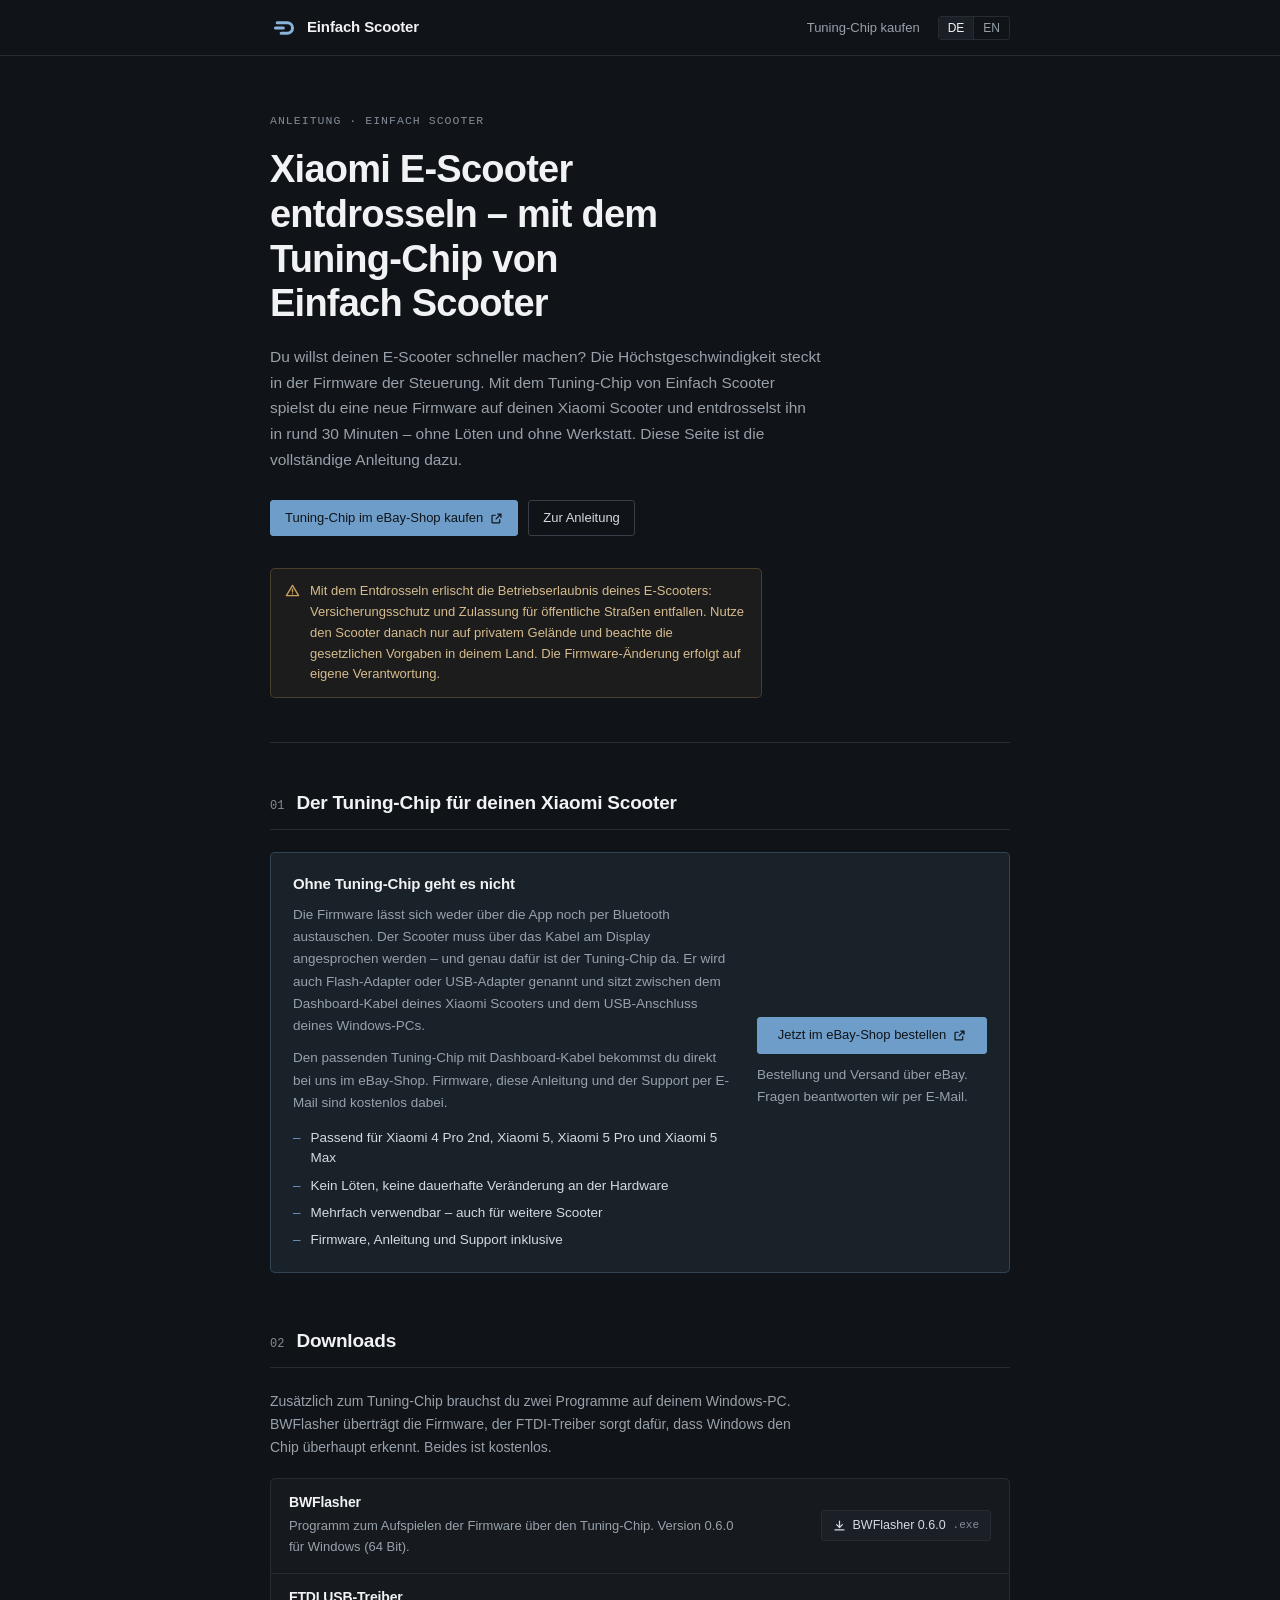
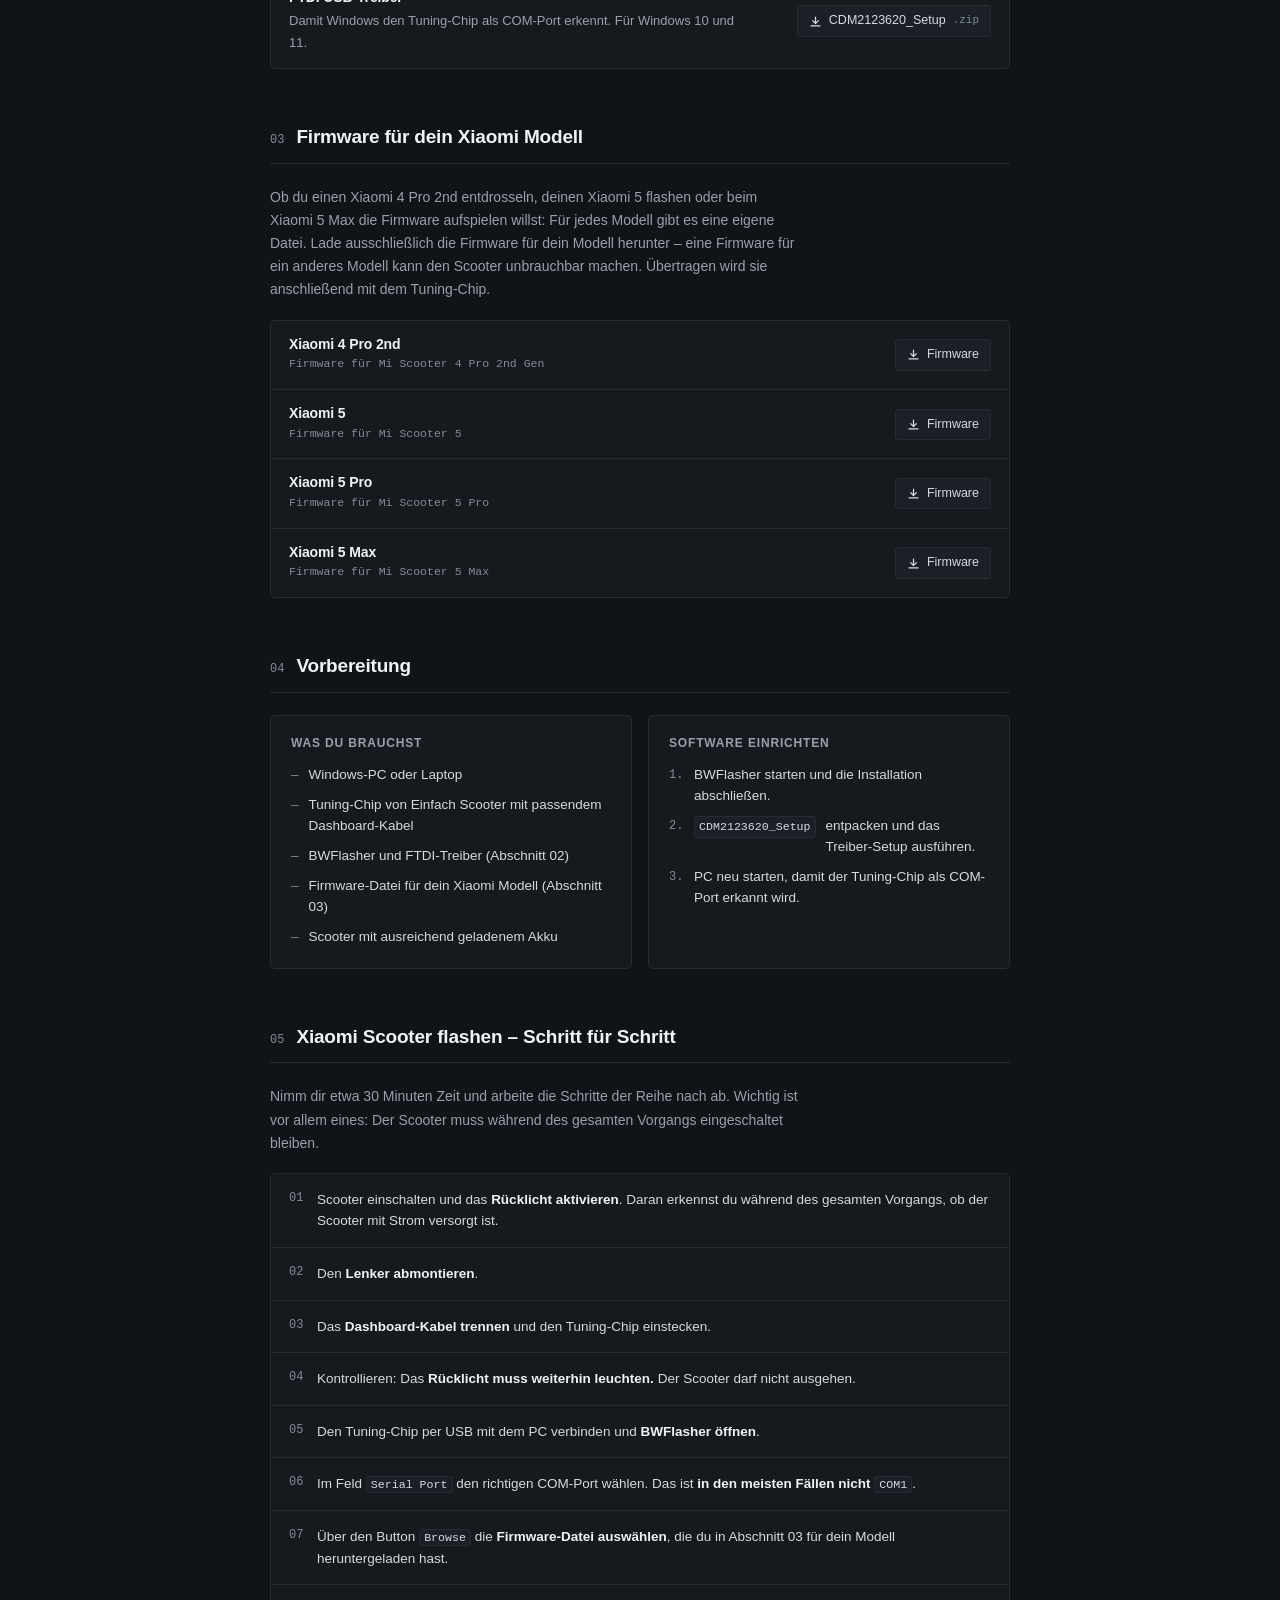
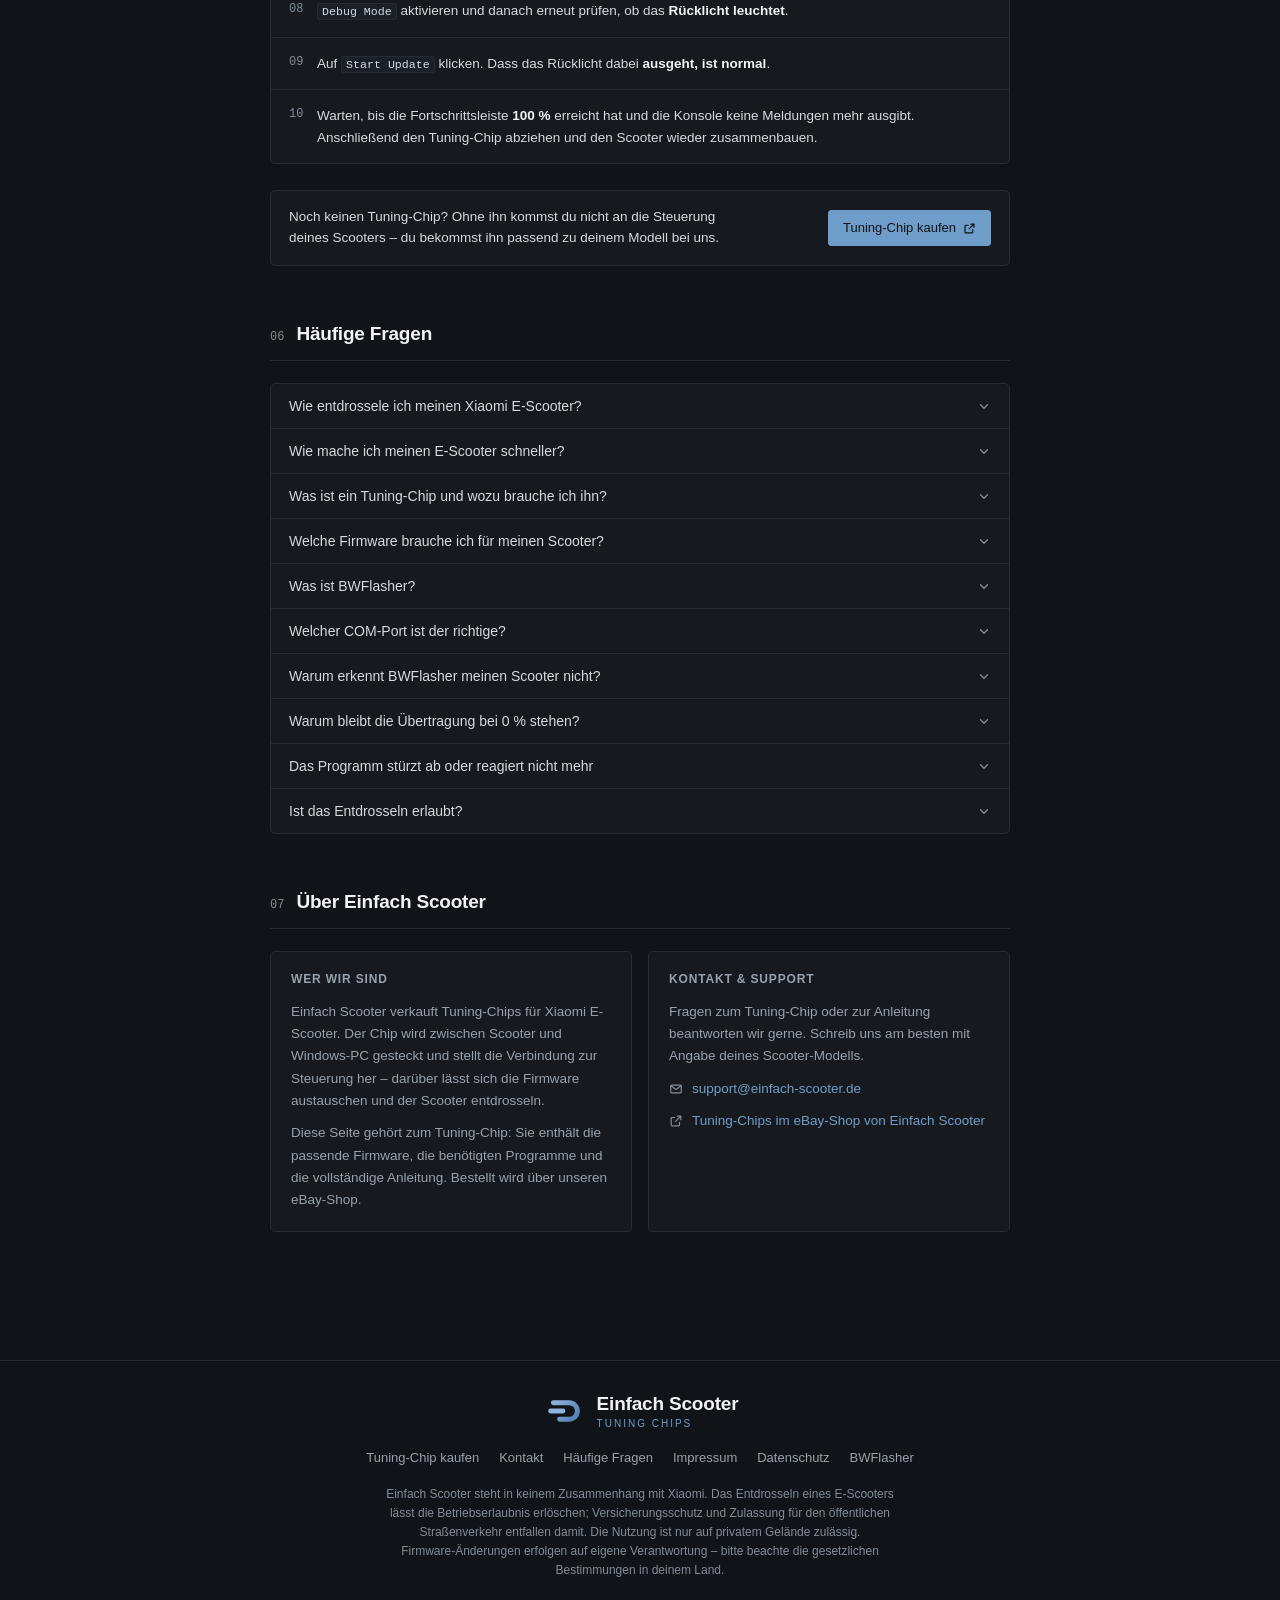
<file: index.html>
<!DOCTYPE html>
<html lang="de">
<head>
  <meta charset="UTF-8">
  <meta name="viewport" content="width=device-width, initial-scale=1.0">

  <!-- ─── SUCHMASCHINEN ──────────────────────────────────────────
       Titel und Beschreibung decken beides ab: das, wonach Nutzer
       suchen ("entdrosseln", "schneller machen", "Tuning-Chip"),
       und den Markennamen. Beides wiederholt sich in Überschriften,
       Fließtext, FAQ und den strukturierten Daten weiter unten. -->
  <title>Xiaomi E-Scooter entdrosseln – Tuning-Chip von Einfach Scooter</title>
  <meta name="description" content="Xiaomi E-Scooter entdrosseln und schneller machen: Anleitung von Einfach Scooter zum Flashen der Firmware mit dem Tuning-Chip. Downloads, 10 Schritte, Support.">
  <meta name="author" content="Einfach Scooter">
  <meta name="robots" content="index, follow, max-image-preview:large">
  <link rel="canonical" href="https://einfach-scooter.de/">

  <meta property="og:site_name" content="Einfach Scooter">
  <meta property="og:title" content="Xiaomi E-Scooter entdrosseln – Tuning-Chip von Einfach Scooter">
  <meta property="og:description" content="So machst du deinen Xiaomi E-Scooter schneller: Firmware flashen mit dem Tuning-Chip von Einfach Scooter – Schritt für Schritt erklärt.">
  <meta property="og:type" content="website">
  <meta property="og:url" content="https://einfach-scooter.de/">
  <meta property="og:locale" content="de_DE">
  <meta property="og:locale:alternate" content="en_US">
  <meta name="twitter:card" content="summary">

  <link rel="icon" href="assets/favicon.svg" type="image/svg+xml">

  <!-- Stylesheets: Tokens → Basis → Layout → Komponenten (Reihenfolge beachten) -->
  <link rel="stylesheet" href="assets/css/tokens.css">
  <link rel="stylesheet" href="assets/css/base.css">
  <link rel="stylesheet" href="assets/css/layout.css">
  <link rel="stylesheet" href="assets/css/components.css">

  <!-- Skripte: translations.js vor i18n.js, alle mit defer -->
  <script src="assets/js/translations.js" defer></script>
  <script src="assets/js/i18n.js" defer></script>
  <script src="assets/js/main.js" defer></script>

  <!-- ─── STRUKTURIERTE DATEN ────────────────────────────────────
       Organization + WebSite ordnen die Domain dem Unternehmen zu,
       HowTo beschreibt die Anleitung, FAQPage die häufigen Fragen.
       Wichtig: Die Texte hier müssen inhaltlich dem sichtbaren
       Text der Seite entsprechen. Muss inline stehen (JSON-LD
       lässt sich nicht auslagern). -->
  <script type="application/ld+json">
  {
    "@context": "https://schema.org",
    "@graph": [
      {
        "@type": "Organization",
        "@id": "https://einfach-scooter.de/#organisation",
        "name": "Einfach Scooter",
        "alternateName": ["Einfach-Scooter", "einfach-scooter.de"],
        "url": "https://einfach-scooter.de/",
        "logo": "https://einfach-scooter.de/assets/logo.svg",
        "email": "support@einfach-scooter.de",
        "description": "Einfach Scooter verkauft Tuning-Chips (Flash-Adapter), mit denen sich die Firmware von Xiaomi E-Scootern über einen Windows-PC austauschen lässt.",
        "areaServed": "DE",
        "sameAs": ["https://www.ebay.de/usr/einfach_scooter"]
      },
      {
        "@type": "WebSite",
        "@id": "https://einfach-scooter.de/#website",
        "url": "https://einfach-scooter.de/",
        "name": "Einfach Scooter",
        "alternateName": "Einfach-Scooter",
        "inLanguage": "de-DE",
        "publisher": { "@id": "https://einfach-scooter.de/#organisation" }
      },
      {
        "@type": "HowTo",
        "@id": "https://einfach-scooter.de/#anleitung",
        "name": "Xiaomi E-Scooter entdrosseln: Firmware mit dem Tuning-Chip flashen",
        "description": "Anleitung von Einfach Scooter, um einen Xiaomi E-Scooter zu entdrosseln: Mit dem Tuning-Chip und der Software BWFlasher wird eine neue Firmware auf die Steuerung des Scooters übertragen.",
        "inLanguage": "de-DE",
        "totalTime": "PT30M",
        "publisher": { "@id": "https://einfach-scooter.de/#organisation" },
        "supply": [
          { "@type": "HowToSupply", "name": "Xiaomi E-Scooter" },
          { "@type": "HowToSupply", "name": "Firmware-Datei für das eigene Modell" }
        ],
        "tool": [
          { "@type": "HowToTool", "name": "Tuning-Chip von Einfach Scooter" },
          { "@type": "HowToTool", "name": "Windows-PC oder Laptop" },
          { "@type": "HowToTool", "name": "BWFlasher" }
        ],
        "step": [
          { "@type": "HowToStep", "position": 1, "name": "Scooter einschalten", "text": "Scooter einschalten und das Rücklicht aktivieren. Daran erkennst du während des gesamten Vorgangs, ob der Scooter mit Strom versorgt ist." },
          { "@type": "HowToStep", "position": 2, "name": "Lenker abnehmen", "text": "Den Lenker abmontieren." },
          { "@type": "HowToStep", "position": 3, "name": "Tuning-Chip anschließen", "text": "Das Dashboard-Kabel trennen und den Tuning-Chip einstecken." },
          { "@type": "HowToStep", "position": 4, "name": "Stromversorgung prüfen", "text": "Kontrollieren: Das Rücklicht muss weiterhin leuchten. Der Scooter darf nicht ausgehen." },
          { "@type": "HowToStep", "position": 5, "name": "Mit dem PC verbinden", "text": "Den Tuning-Chip per USB mit dem PC verbinden und BWFlasher öffnen." },
          { "@type": "HowToStep", "position": 6, "name": "COM-Port wählen", "text": "Im Feld Serial Port den richtigen COM-Port wählen. Das ist in den meisten Fällen nicht COM1." },
          { "@type": "HowToStep", "position": 7, "name": "Firmware auswählen", "text": "Über den Button Browse die Firmware-Datei auswählen, die du in Abschnitt 03 für dein Modell heruntergeladen hast." },
          { "@type": "HowToStep", "position": 8, "name": "Debug Mode aktivieren", "text": "Debug Mode aktivieren und danach erneut prüfen, ob das Rücklicht leuchtet." },
          { "@type": "HowToStep", "position": 9, "name": "Übertragung starten", "text": "Auf Start Update klicken. Dass das Rücklicht dabei ausgeht, ist normal." },
          { "@type": "HowToStep", "position": 10, "name": "Abschließen", "text": "Warten, bis die Fortschrittsleiste 100 % erreicht hat und die Konsole keine Meldungen mehr ausgibt. Anschließend den Tuning-Chip abziehen und den Scooter wieder zusammenbauen." }
        ]
      },
      {
        "@type": "FAQPage",
        "@id": "https://einfach-scooter.de/#faq",
        "inLanguage": "de-DE",
        "mainEntity": [
          {
            "@type": "Question",
            "name": "Wie entdrossele ich meinen Xiaomi E-Scooter?",
            "acceptedAnswer": { "@type": "Answer", "text": "Der Scooter bekommt eine neue Firmware. Dazu steckst du den Tuning-Chip zwischen das Dashboard-Kabel des Scooters und deinen Windows-PC, wählst in BWFlasher den richtigen COM-Port und die Firmware-Datei für dein Modell und startest die Übertragung. Die vollständige Anleitung mit allen zehn Schritten steht auf dieser Seite. Ohne den Tuning-Chip lässt sich die Steuerung des Scooters nicht ansprechen." }
          },
          {
            "@type": "Question",
            "name": "Wie mache ich meinen E-Scooter schneller?",
            "acceptedAnswer": { "@type": "Answer", "text": "Die Höchstgeschwindigkeit ist in der Firmware der Steuerung hinterlegt, nicht in der Mechanik. Wer seinen E-Scooter schneller machen möchte, muss deshalb die Firmware austauschen. Genau dafür sind der Tuning-Chip und das Programm BWFlasher da." }
          },
          {
            "@type": "Question",
            "name": "Was ist ein Tuning-Chip und wozu brauche ich ihn?",
            "acceptedAnswer": { "@type": "Answer", "text": "Der Tuning-Chip – auch Flash-Adapter oder USB-Adapter genannt – ist die Verbindung zwischen deinem Xiaomi Scooter und dem PC. Er wird anstelle des Displays an das Dashboard-Kabel gesteckt und per USB mit dem Rechner verbunden. Über die App oder per Bluetooth lässt sich die Firmware nicht austauschen, deshalb führt kein Weg an dem Chip vorbei." }
          },
          {
            "@type": "Question",
            "name": "Welche Firmware brauche ich für meinen Scooter?",
            "acceptedAnswer": { "@type": "Answer", "text": "Die Firmware ist modellabhängig. Für Xiaomi 4 Pro 2nd, Xiaomi 5, Xiaomi 5 Pro und Xiaomi 5 Max steht die passende Datei auf dieser Seite bereit. Lade ausschließlich die Datei für dein Modell herunter, eine falsche Firmware kann den Scooter unbrauchbar machen." }
          },
          {
            "@type": "Question",
            "name": "Was ist BWFlasher?",
            "acceptedAnswer": { "@type": "Answer", "text": "BWFlasher ist ein kostenloses Open-Source-Programm für Windows, das die Firmware auf die Steuerung des Scooters überträgt. Wir stellen es zum Download bereit, entwickelt wird es vom ScooterTeam. Ohne passenden Adapter kann das Programm den Scooter nicht erreichen." }
          },
          {
            "@type": "Question",
            "name": "Welcher COM-Port ist der richtige?",
            "acceptedAnswer": { "@type": "Answer", "text": "Sobald der FTDI-Treiber installiert ist und der Tuning-Chip am USB-Anschluss steckt, taucht er im Windows-Gerätemanager unter Anschlüsse (COM & LPT) als USB Serial Port auf. Diesen Eintrag wählst du in BWFlasher unter Serial Port aus. COM1 ist es in den meisten Fällen nicht." }
          },
          {
            "@type": "Question",
            "name": "Warum erkennt BWFlasher meinen Scooter nicht?",
            "acceptedAnswer": { "@type": "Answer", "text": "Meist fehlt der FTDI-Treiber oder der Scooter hat sich abgeschaltet. Prüfe der Reihe nach: Leuchtet das Rücklicht? Ist der Treiber installiert und der PC danach neu gestartet worden? Ist der richtige COM-Port ausgewählt? Sitzen Dashboard-Kabel, Tuning-Chip und USB-Stecker fest?" }
          },
          {
            "@type": "Question",
            "name": "Warum bleibt die Übertragung bei 0 % stehen?",
            "acceptedAnswer": { "@type": "Answer", "text": "Dann bekommt BWFlasher keine Antwort vom Scooter. Prüfe, ob der Scooter eingeschaltet ist und das Rücklicht leuchtet und ob alle Verbindungen fest sitzen. Danach das Programm schließen, den Scooter aus- und wieder einschalten und den Vorgang neu starten." }
          },
          {
            "@type": "Question",
            "name": "Das Programm stürzt ab oder reagiert nicht mehr",
            "acceptedAnswer": { "@type": "Answer", "text": "Scooter ausschalten, kurz warten und wieder einschalten. Anschließend BWFlasher neu starten und den Vorgang von vorne beginnen. Wenn das nicht hilft, melde dich per E-Mail oder über unseren eBay-Shop." }
          },
          {
            "@type": "Question",
            "name": "Ist das Entdrosseln erlaubt?",
            "acceptedAnswer": { "@type": "Answer", "text": "Mit der Änderung der Firmware erlischt die Betriebserlaubnis des E-Scooters. Damit entfällt der Versicherungsschutz und der Scooter darf nicht mehr im öffentlichen Straßenverkehr gefahren werden. Auf privatem Gelände ist die Nutzung zulässig. Informiere dich vorher über die Vorgaben in deinem Land." }
          }
        ]
      }
    ]
  }
  </script>
</head>

<body>

<!-- ─── HEADER ─────────────────────────────────────────────────── -->
<header class="site-header">
  <div class="header-inner">
    <a class="brand" href="/">
      <svg class="brand-mark" viewBox="0 0 128 128" aria-hidden="true" focusable="false">
        <path d="M 33 40 H 79 a 24 24 0 0 1 0 48 H 51"/>
        <path d="M 25 64 H 61"/>
      </svg>
      <span class="brand-name">Einfach Scooter</span>
    </a>

    <div class="header-nav">
      <a class="header-link" href="https://www.ebay.de/usr/einfach_scooter" target="_blank" rel="noopener"
         data-i18n="nav.shop">Tuning-Chip kaufen</a>
      <nav class="lang-switch" aria-label="Sprachauswahl" data-i18n-aria-label="nav.lang.aria">
        <button type="button" class="active" data-lang="de" aria-pressed="true" lang="de">DE</button>
        <button type="button" data-lang="en" aria-pressed="false" lang="en">EN</button>
      </nav>
    </div>
  </div>
</header>

<!-- ─── MAIN ───────────────────────────────────────────────────── -->
<main>

  <!-- EINSTIEG -->
  <section class="hero" aria-labelledby="hero-title">
    <p class="kicker" data-i18n="hero.kicker">Anleitung · Einfach Scooter</p>

    <h1 id="hero-title" data-i18n="hero.title">Xiaomi E-Scooter entdrosseln – mit dem Tuning-Chip von Einfach Scooter</h1>

    <p class="lead" data-i18n="hero.lead">Du willst deinen E-Scooter schneller machen? Die Höchstgeschwindigkeit steckt in der Firmware der Steuerung. Mit dem Tuning-Chip von Einfach Scooter spielst du eine neue Firmware auf deinen Xiaomi Scooter und entdrosselst ihn in rund 30 Minuten – ohne Löten und ohne Werkstatt. Diese Seite ist die vollständige Anleitung dazu.</p>

    <div class="hero-actions">
      <a class="btn btn-primary" href="https://www.ebay.de/usr/einfach_scooter" target="_blank" rel="noopener">
        <span data-i18n="hero.cta.shop">Tuning-Chip im eBay-Shop kaufen</span>
        <svg width="13" height="13" viewBox="0 0 16 16" fill="none" stroke="currentColor" stroke-width="1.5" stroke-linecap="round" stroke-linejoin="round" aria-hidden="true"><path d="M9.5 2.5h4v4M13.5 2.5 7.5 8.5M12 9.5v3a1 1 0 0 1-1 1H3.5a1 1 0 0 1-1-1V5a1 1 0 0 1 1-1h3"/></svg>
      </a>
      <a class="btn btn-secondary" href="#anleitung" data-i18n="hero.cta.guide">Zur Anleitung</a>
    </div>

    <p class="notice notice-warn" role="note">
      <svg width="15" height="15" viewBox="0 0 16 16" fill="none" stroke="currentColor" stroke-width="1.4" stroke-linecap="round" stroke-linejoin="round" aria-hidden="true"><path d="M8 2.5 14.5 13.5h-13z"/><path d="M8 6.5v3"/><path d="M8 11.4v.1"/></svg>
      <span data-i18n="hero.warning">Mit dem Entdrosseln erlischt die Betriebserlaubnis deines E-Scooters: Versicherungsschutz und Zulassung für öffentliche Straßen entfallen. Nutze den Scooter danach nur auf privatem Gelände und beachte die gesetzlichen Vorgaben in deinem Land. Die Firmware-Änderung erfolgt auf eigene Verantwortung.</span>
    </p>
  </section>

  <!-- 01 – TUNING-CHIP -->
  <section class="section" id="tuning-chip" aria-labelledby="h-chip">
    <div class="section-head">
      <span class="num">01</span>
      <h2 id="h-chip" data-i18n="sec.chip">Der Tuning-Chip für deinen Xiaomi Scooter</h2>
    </div>

    <div class="product">
      <div class="product-text">
        <h3 data-i18n="chip.title">Ohne Tuning-Chip geht es nicht</h3>
        <p data-i18n="chip.p1">Die Firmware lässt sich weder über die App noch per Bluetooth austauschen. Der Scooter muss über das Kabel am Display angesprochen werden – und genau dafür ist der Tuning-Chip da. Er wird auch Flash-Adapter oder USB-Adapter genannt und sitzt zwischen dem Dashboard-Kabel deines Xiaomi Scooters und dem USB-Anschluss deines Windows-PCs.</p>
        <p data-i18n="chip.p2">Den passenden Tuning-Chip mit Dashboard-Kabel bekommst du direkt bei uns im eBay-Shop. Firmware, diese Anleitung und der Support per E-Mail sind kostenlos dabei.</p>
        <ul>
          <li data-i18n="chip.f1">Passend für Xiaomi 4 Pro 2nd, Xiaomi 5, Xiaomi 5 Pro und Xiaomi 5 Max</li>
          <li data-i18n="chip.f2">Kein Löten, keine dauerhafte Veränderung an der Hardware</li>
          <li data-i18n="chip.f3">Mehrfach verwendbar – auch für weitere Scooter</li>
          <li data-i18n="chip.f4">Firmware, Anleitung und Support inklusive</li>
        </ul>
      </div>

      <div class="product-cta">
        <a class="btn btn-primary" href="https://www.ebay.de/usr/einfach_scooter" target="_blank" rel="noopener">
          <span data-i18n="chip.cta">Jetzt im eBay-Shop bestellen</span>
          <svg width="13" height="13" viewBox="0 0 16 16" fill="none" stroke="currentColor" stroke-width="1.5" stroke-linecap="round" stroke-linejoin="round" aria-hidden="true"><path d="M9.5 2.5h4v4M13.5 2.5 7.5 8.5M12 9.5v3a1 1 0 0 1-1 1H3.5a1 1 0 0 1-1-1V5a1 1 0 0 1 1-1h3"/></svg>
        </a>
        <p class="product-note" data-i18n="chip.note">Bestellung und Versand über eBay. Fragen beantworten wir per E-Mail.</p>
      </div>
    </div>
  </section>

  <!-- 02 – DOWNLOADS -->
  <section class="section" id="downloads" aria-labelledby="h-downloads">
    <div class="section-head">
      <span class="num">02</span>
      <h2 id="h-downloads">Downloads</h2>
    </div>

    <p class="section-intro" data-i18n="dl.intro">Zusätzlich zum Tuning-Chip brauchst du zwei Programme auf deinem Windows-PC. BWFlasher überträgt die Firmware, der FTDI-Treiber sorgt dafür, dass Windows den Chip überhaupt erkennt. Beides ist kostenlos.</p>

    <div class="item-list">

      <div class="item">
        <div class="item-text">
          <h3 class="item-title">BWFlasher</h3>
          <p class="item-desc" data-i18n="dl.flasher.desc">Programm zum Aufspielen der Firmware über den Tuning-Chip. Version 0.6.0 für Windows (64 Bit).</p>
        </div>
        <a class="btn btn-quiet"
           href="https://github.com/scooterteam/bw-flasher/releases/download/v0.6.0/bwflasher-v0.6.0-windows-x64.exe"
           target="_blank" rel="noopener"
           aria-label="BWFlasher Version 0.6.0 herunterladen" data-i18n-aria-label="dl.flasher.aria">
          <svg width="13" height="13" viewBox="0 0 16 16" fill="none" stroke="currentColor" stroke-width="1.5" stroke-linecap="round" stroke-linejoin="round" aria-hidden="true"><path d="M8 2.5v8M4.5 7l3.5 3.5L11.5 7M2.5 13.5h11"/></svg>
          BWFlasher 0.6.0 <span class="ext">.exe</span>
        </a>
      </div>

      <div class="item">
        <div class="item-text">
          <h3 class="item-title" data-i18n="dl.driver.title">FTDI USB-Treiber</h3>
          <p class="item-desc" data-i18n="dl.driver.desc">Damit Windows den Tuning-Chip als COM-Port erkennt. Für Windows 10 und 11.</p>
        </div>
        <a class="btn btn-quiet"
           href="https://ftdichip.com/wp-content/uploads/2025/03/CDM2123620_Setup.zip"
           target="_blank" rel="noopener"
           aria-label="FTDI USB-Treiber herunterladen" data-i18n-aria-label="dl.driver.aria">
          <svg width="13" height="13" viewBox="0 0 16 16" fill="none" stroke="currentColor" stroke-width="1.5" stroke-linecap="round" stroke-linejoin="round" aria-hidden="true"><path d="M8 2.5v8M4.5 7l3.5 3.5L11.5 7M2.5 13.5h11"/></svg>
          CDM2123620_Setup <span class="ext">.zip</span>
        </a>
      </div>

    </div>
  </section>

  <!-- 03 – FIRMWARE -->
  <section class="section" id="firmware" aria-labelledby="h-firmware">
    <div class="section-head">
      <span class="num">03</span>
      <h2 id="h-firmware" data-i18n="sec.firmware">Firmware für dein Xiaomi Modell</h2>
    </div>

    <p class="section-intro" data-i18n="fw.intro">Ob du einen Xiaomi 4 Pro 2nd entdrosseln, deinen Xiaomi 5 flashen oder beim Xiaomi 5 Max die Firmware aufspielen willst: Für jedes Modell gibt es eine eigene Datei. Lade ausschließlich die Firmware für dein Modell herunter – eine Firmware für ein anderes Modell kann den Scooter unbrauchbar machen. Übertragen wird sie anschließend mit dem Tuning-Chip.</p>

    <div class="item-list">

      <div class="item">
        <div class="item-text">
          <h3 class="item-title">Xiaomi 4 Pro 2nd</h3>
          <div class="item-sub">Firmware für Mi Scooter 4 Pro 2nd Gen</div>
        </div>
        <a class="btn btn-quiet"
           href="https://drive.google.com/file/d/1cXcERYIk_3RZgrzDqdbPtiiTFW8TCHFD/view?usp=drive_link"
           target="_blank" rel="noopener"
           aria-label="Firmware für Xiaomi 4 Pro 2nd herunterladen" data-i18n-aria-label="fw.4pro2nd.aria">
          <svg width="13" height="13" viewBox="0 0 16 16" fill="none" stroke="currentColor" stroke-width="1.5" stroke-linecap="round" stroke-linejoin="round" aria-hidden="true"><path d="M8 2.5v8M4.5 7l3.5 3.5L11.5 7M2.5 13.5h11"/></svg>
          Firmware
        </a>
      </div>

      <div class="item">
        <div class="item-text">
          <h3 class="item-title">Xiaomi 5</h3>
          <div class="item-sub">Firmware für Mi Scooter 5</div>
        </div>
        <a class="btn btn-quiet"
           href="https://drive.google.com/file/d/1UgfIK0ndv4GoPXxU4kr4a2miVh7mh7or/view?usp=drive_link"
           target="_blank" rel="noopener"
           aria-label="Firmware für Xiaomi 5 herunterladen" data-i18n-aria-label="fw.5.aria">
          <svg width="13" height="13" viewBox="0 0 16 16" fill="none" stroke="currentColor" stroke-width="1.5" stroke-linecap="round" stroke-linejoin="round" aria-hidden="true"><path d="M8 2.5v8M4.5 7l3.5 3.5L11.5 7M2.5 13.5h11"/></svg>
          Firmware
        </a>
      </div>

      <div class="item">
        <div class="item-text">
          <h3 class="item-title">Xiaomi 5 Pro</h3>
          <div class="item-sub">Firmware für Mi Scooter 5 Pro</div>
        </div>
        <a class="btn btn-quiet"
           href="https://drive.google.com/file/d/1-yK7X5Hzifv_BhWmn2svs27mrVb_5btl/view?usp=drive_link"
           target="_blank" rel="noopener"
           aria-label="Firmware für Xiaomi 5 Pro herunterladen" data-i18n-aria-label="fw.5pro.aria">
          <svg width="13" height="13" viewBox="0 0 16 16" fill="none" stroke="currentColor" stroke-width="1.5" stroke-linecap="round" stroke-linejoin="round" aria-hidden="true"><path d="M8 2.5v8M4.5 7l3.5 3.5L11.5 7M2.5 13.5h11"/></svg>
          Firmware
        </a>
      </div>

      <div class="item">
        <div class="item-text">
          <h3 class="item-title">Xiaomi 5 Max</h3>
          <div class="item-sub">Firmware für Mi Scooter 5 Max</div>
        </div>
        <a class="btn btn-quiet"
           href="https://drive.google.com/file/d/1B_A8j-EfOqr08F6HRNw8s_yZGOCofx04/view?usp=drive_link"
           target="_blank" rel="noopener"
           aria-label="Firmware für Xiaomi 5 Max herunterladen" data-i18n-aria-label="fw.5max.aria">
          <svg width="13" height="13" viewBox="0 0 16 16" fill="none" stroke="currentColor" stroke-width="1.5" stroke-linecap="round" stroke-linejoin="round" aria-hidden="true"><path d="M8 2.5v8M4.5 7l3.5 3.5L11.5 7M2.5 13.5h11"/></svg>
          Firmware
        </a>
      </div>

    </div>
  </section>

  <!-- 04 – VORBEREITUNG -->
  <section class="section" id="vorbereitung" aria-labelledby="h-prep">
    <div class="section-head">
      <span class="num">04</span>
      <h2 id="h-prep" data-i18n="sec.prep">Vorbereitung</h2>
    </div>

    <div class="panel-grid">

      <div class="panel">
        <h3 data-i18n="prep.need.title">Was du brauchst</h3>
        <ul>
          <li data-i18n="prep.need.1">Windows-PC oder Laptop</li>
          <li data-i18n="prep.need.2">Tuning-Chip von Einfach Scooter mit passendem Dashboard-Kabel</li>
          <li data-i18n="prep.need.3">BWFlasher und FTDI-Treiber (Abschnitt 02)</li>
          <li data-i18n="prep.need.4">Firmware-Datei für dein Xiaomi Modell (Abschnitt 03)</li>
          <li data-i18n="prep.need.5">Scooter mit ausreichend geladenem Akku</li>
        </ul>
      </div>

      <div class="panel">
        <h3 data-i18n="prep.setup.title">Software einrichten</h3>
        <ol>
          <li data-i18n="prep.setup.1">BWFlasher starten und die Installation abschließen.</li>
          <li data-i18n="prep.setup.2"><code>CDM2123620_Setup</code> entpacken und das Treiber-Setup ausführen.</li>
          <li data-i18n="prep.setup.3">PC neu starten, damit der Tuning-Chip als COM-Port erkannt wird.</li>
        </ol>
      </div>

    </div>
  </section>

  <!-- 05 – ANLEITUNG -->
  <section class="section" id="anleitung" aria-labelledby="h-steps">
    <div class="section-head">
      <span class="num">05</span>
      <h2 id="h-steps" data-i18n="sec.steps">Xiaomi Scooter flashen – Schritt für Schritt</h2>
    </div>

    <p class="section-intro" data-i18n="steps.intro">Nimm dir etwa 30 Minuten Zeit und arbeite die Schritte der Reihe nach ab. Wichtig ist vor allem eines: Der Scooter muss während des gesamten Vorgangs eingeschaltet bleiben.</p>

    <ol class="steps" aria-label="Anleitung zum Entdrosseln des Xiaomi Scooters" data-i18n-aria-label="steps.list.aria">

      <li class="step">
        <div class="step-num">01</div>
        <div class="step-body" data-i18n="steps.1">Scooter einschalten und das <strong>Rücklicht aktivieren</strong>. Daran erkennst du während des gesamten Vorgangs, ob der Scooter mit Strom versorgt ist.</div>
      </li>

      <li class="step">
        <div class="step-num">02</div>
        <div class="step-body" data-i18n="steps.2">Den <strong>Lenker abmontieren</strong>.</div>
      </li>

      <li class="step">
        <div class="step-num">03</div>
        <div class="step-body" data-i18n="steps.3">Das <strong>Dashboard-Kabel trennen</strong> und den Tuning-Chip einstecken.</div>
      </li>

      <li class="step">
        <div class="step-num">04</div>
        <div class="step-body" data-i18n="steps.4">Kontrollieren: Das <strong>Rücklicht muss weiterhin leuchten.</strong> Der Scooter darf nicht ausgehen.</div>
      </li>

      <li class="step">
        <div class="step-num">05</div>
        <div class="step-body" data-i18n="steps.5">Den Tuning-Chip per USB mit dem PC verbinden und <strong>BWFlasher öffnen</strong>.</div>
      </li>

      <li class="step">
        <div class="step-num">06</div>
        <div class="step-body" data-i18n="steps.6">Im Feld <code>Serial Port</code> den richtigen COM-Port wählen. Das ist <strong>in den meisten Fällen nicht</strong> <code>COM1</code>.</div>
      </li>

      <li class="step">
        <div class="step-num">07</div>
        <div class="step-body" data-i18n="steps.7">Über den Button <code>Browse</code> die <strong>Firmware-Datei auswählen</strong>, die du in Abschnitt 03 für dein Modell heruntergeladen hast.</div>
      </li>

      <li class="step">
        <div class="step-num">08</div>
        <div class="step-body" data-i18n="steps.8"><code>Debug Mode</code> aktivieren und danach erneut prüfen, ob das <strong>Rücklicht leuchtet</strong>.</div>
      </li>

      <li class="step">
        <div class="step-num">09</div>
        <div class="step-body" data-i18n="steps.9">Auf <code>Start Update</code> klicken. Dass das Rücklicht dabei <strong>ausgeht, ist normal</strong>.</div>
      </li>

      <li class="step">
        <div class="step-num">10</div>
        <div class="step-body" data-i18n="steps.10">Warten, bis die Fortschrittsleiste <strong>100&nbsp;%</strong> erreicht hat und die Konsole keine Meldungen mehr ausgibt. Anschließend den Tuning-Chip abziehen und den Scooter wieder zusammenbauen.</div>
      </li>

    </ol>

    <div class="cta-band">
      <p data-i18n="cta.band">Noch keinen Tuning-Chip? Ohne ihn kommst du nicht an die Steuerung deines Scooters – du bekommst ihn passend zu deinem Modell bei uns.</p>
      <a class="btn btn-primary" href="https://www.ebay.de/usr/einfach_scooter" target="_blank" rel="noopener">
        <span data-i18n="cta.band.btn">Tuning-Chip kaufen</span>
        <svg width="13" height="13" viewBox="0 0 16 16" fill="none" stroke="currentColor" stroke-width="1.5" stroke-linecap="round" stroke-linejoin="round" aria-hidden="true"><path d="M9.5 2.5h4v4M13.5 2.5 7.5 8.5M12 9.5v3a1 1 0 0 1-1 1H3.5a1 1 0 0 1-1-1V5a1 1 0 0 1 1-1h3"/></svg>
      </a>
    </div>
  </section>

  <!-- 06 – HÄUFIGE FRAGEN -->
  <section class="section" id="faq" aria-labelledby="h-faq">
    <div class="section-head">
      <span class="num">06</span>
      <h2 id="h-faq" data-i18n="sec.faq">Häufige Fragen</h2>
    </div>

    <div class="faq">

      <div class="faq-item">
        <button type="button" class="faq-trigger" aria-expanded="false">
          <span data-i18n="faq.entdrosseln.q">Wie entdrossele ich meinen Xiaomi E-Scooter?</span>
          <svg class="chevron" width="14" height="14" viewBox="0 0 16 16" fill="none" stroke="currentColor" stroke-width="1.5" stroke-linecap="round" stroke-linejoin="round" aria-hidden="true"><path d="m4 6.5 4 4 4-4"/></svg>
        </button>
        <div class="faq-body" hidden="">
          <p data-i18n="faq.entdrosseln.a">Der Scooter bekommt eine neue Firmware. Dazu steckst du den Tuning-Chip zwischen das Dashboard-Kabel des Scooters und deinen Windows-PC, wählst in BWFlasher den richtigen COM-Port und die Firmware-Datei für dein Modell und startest die Übertragung. Die vollständige Anleitung mit allen zehn Schritten steht weiter oben auf dieser Seite. Ohne den Tuning-Chip lässt sich die Steuerung des Scooters nicht ansprechen.</p>
        </div>
      </div>

      <div class="faq-item">
        <button type="button" class="faq-trigger" aria-expanded="false">
          <span data-i18n="faq.schneller.q">Wie mache ich meinen E-Scooter schneller?</span>
          <svg class="chevron" width="14" height="14" viewBox="0 0 16 16" fill="none" stroke="currentColor" stroke-width="1.5" stroke-linecap="round" stroke-linejoin="round" aria-hidden="true"><path d="m4 6.5 4 4 4-4"/></svg>
        </button>
        <div class="faq-body" hidden="">
          <p data-i18n="faq.schneller.a">Die Höchstgeschwindigkeit ist in der Firmware der Steuerung hinterlegt, nicht in der Mechanik. Wer seinen E-Scooter schneller machen möchte, muss deshalb die Firmware austauschen – an den Bauteilen selbst lässt sich nichts umstellen. Genau dafür sind der Tuning-Chip und das Programm BWFlasher da.</p>
        </div>
      </div>

      <div class="faq-item">
        <button type="button" class="faq-trigger" aria-expanded="false">
          <span data-i18n="faq.chip.q">Was ist ein Tuning-Chip und wozu brauche ich ihn?</span>
          <svg class="chevron" width="14" height="14" viewBox="0 0 16 16" fill="none" stroke="currentColor" stroke-width="1.5" stroke-linecap="round" stroke-linejoin="round" aria-hidden="true"><path d="m4 6.5 4 4 4-4"/></svg>
        </button>
        <div class="faq-body" hidden="">
          <p data-i18n="faq.chip.a">Der Tuning-Chip – auch Flash-Adapter oder USB-Adapter genannt – ist die Verbindung zwischen deinem Xiaomi Scooter und dem PC. Er wird anstelle des Displays an das Dashboard-Kabel gesteckt und per USB mit dem Rechner verbunden. Über die App oder per Bluetooth lässt sich die Firmware nicht austauschen, deshalb führt kein Weg an dem Chip vorbei.</p>
        </div>
      </div>

      <div class="faq-item">
        <button type="button" class="faq-trigger" aria-expanded="false">
          <span data-i18n="faq.firmware.q">Welche Firmware brauche ich für meinen Scooter?</span>
          <svg class="chevron" width="14" height="14" viewBox="0 0 16 16" fill="none" stroke="currentColor" stroke-width="1.5" stroke-linecap="round" stroke-linejoin="round" aria-hidden="true"><path d="m4 6.5 4 4 4-4"/></svg>
        </button>
        <div class="faq-body" hidden="">
          <p data-i18n="faq.firmware.a">Die Firmware ist modellabhängig. Für Xiaomi 4 Pro 2nd, Xiaomi 5, Xiaomi 5 Pro und Xiaomi 5 Max steht die passende Datei in Abschnitt 03 bereit. Lade ausschließlich die Datei für dein Modell herunter – eine falsche Firmware kann den Scooter unbrauchbar machen.</p>
        </div>
      </div>

      <div class="faq-item">
        <button type="button" class="faq-trigger" aria-expanded="false">
          <span data-i18n="faq.bwflasher.q">Was ist BWFlasher?</span>
          <svg class="chevron" width="14" height="14" viewBox="0 0 16 16" fill="none" stroke="currentColor" stroke-width="1.5" stroke-linecap="round" stroke-linejoin="round" aria-hidden="true"><path d="m4 6.5 4 4 4-4"/></svg>
        </button>
        <div class="faq-body" hidden="">
          <p data-i18n="faq.bwflasher.a">BWFlasher ist ein kostenloses Open-Source-Programm für Windows, das die Firmware auf die Steuerung des Scooters überträgt. Wir stellen es in Abschnitt 02 zum Download bereit; entwickelt wird es vom ScooterTeam. Ohne passenden Adapter kann das Programm den Scooter nicht erreichen.</p>
        </div>
      </div>

      <div class="faq-item">
        <button type="button" class="faq-trigger" aria-expanded="false">
          <span data-i18n="faq.comport.q">Welcher COM-Port ist der richtige?</span>
          <svg class="chevron" width="14" height="14" viewBox="0 0 16 16" fill="none" stroke="currentColor" stroke-width="1.5" stroke-linecap="round" stroke-linejoin="round" aria-hidden="true"><path d="m4 6.5 4 4 4-4"/></svg>
        </button>
        <div class="faq-body" hidden="">
          <p data-i18n="faq.comport.a">Sobald der FTDI-Treiber installiert ist und der Tuning-Chip am USB-Anschluss steckt, taucht er im Windows-Gerätemanager unter <code>Anschlüsse (COM &amp; LPT)</code> als <code>USB Serial Port</code> auf. Diesen Eintrag wählst du in BWFlasher unter <code>Serial Port</code> aus. <code>COM1</code> ist es in den meisten Fällen nicht.</p>
        </div>
      </div>

      <div class="faq-item">
        <button type="button" class="faq-trigger" aria-expanded="false">
          <span data-i18n="faq.notfound.q">Warum erkennt BWFlasher meinen Scooter nicht?</span>
          <svg class="chevron" width="14" height="14" viewBox="0 0 16 16" fill="none" stroke="currentColor" stroke-width="1.5" stroke-linecap="round" stroke-linejoin="round" aria-hidden="true"><path d="m4 6.5 4 4 4-4"/></svg>
        </button>
        <div class="faq-body" hidden="">
          <p data-i18n="faq.notfound.a">Meist fehlt der FTDI-Treiber oder der Scooter hat sich abgeschaltet. Prüfe der Reihe nach:</p>
          <ul>
            <li data-i18n="faq.notfound.1">Leuchtet das Rücklicht? Der Scooter muss eingeschaltet bleiben.</li>
            <li data-i18n="faq.notfound.2">Ist der FTDI-Treiber installiert und der PC danach neu gestartet worden?</li>
            <li data-i18n="faq.notfound.3">Ist unter <code>Serial Port</code> der richtige COM-Port ausgewählt?</li>
            <li data-i18n="faq.notfound.4">Sitzen Dashboard-Kabel, Tuning-Chip und USB-Stecker fest?</li>
          </ul>
        </div>
      </div>

      <div class="faq-item">
        <button type="button" class="faq-trigger" aria-expanded="false">
          <span data-i18n="faq.stuck.q">Warum bleibt die Übertragung bei 0&nbsp;% stehen?</span>
          <svg class="chevron" width="14" height="14" viewBox="0 0 16 16" fill="none" stroke="currentColor" stroke-width="1.5" stroke-linecap="round" stroke-linejoin="round" aria-hidden="true"><path d="m4 6.5 4 4 4-4"/></svg>
        </button>
        <div class="faq-body" hidden="">
          <p data-i18n="faq.stuck.a">Dann bekommt BWFlasher keine Antwort vom Scooter. Prüfe, ob der Scooter eingeschaltet ist und das Rücklicht leuchtet, und ob alle Verbindungen fest sitzen. Danach das Programm schließen, den Scooter aus- und wieder einschalten und den Vorgang neu starten.</p>
        </div>
      </div>

      <div class="faq-item">
        <button type="button" class="faq-trigger" aria-expanded="false">
          <span data-i18n="faq.crash.q">Das Programm stürzt ab oder reagiert nicht mehr</span>
          <svg class="chevron" width="14" height="14" viewBox="0 0 16 16" fill="none" stroke="currentColor" stroke-width="1.5" stroke-linecap="round" stroke-linejoin="round" aria-hidden="true"><path d="m4 6.5 4 4 4-4"/></svg>
        </button>
        <div class="faq-body" hidden="">
          <p data-i18n="faq.crash.a">Scooter ausschalten, kurz warten und wieder einschalten. Anschließend BWFlasher neu starten und den Vorgang von vorne beginnen.</p>
          <p class="notice notice-ok">
            <svg width="14" height="14" viewBox="0 0 16 16" fill="none" stroke="currentColor" stroke-width="1.6" stroke-linecap="round" stroke-linejoin="round" aria-hidden="true"><path d="m3 8.5 3.5 3.5L13 5"/></svg>
            <span data-i18n="faq.crash.note">Wenn nichts davon hilft, melde dich bei uns – per E-Mail oder über den eBay-Shop. Wir helfen dir weiter.</span>
          </p>
        </div>
      </div>

      <div class="faq-item">
        <button type="button" class="faq-trigger" aria-expanded="false">
          <span data-i18n="faq.legal.q">Ist das Entdrosseln erlaubt?</span>
          <svg class="chevron" width="14" height="14" viewBox="0 0 16 16" fill="none" stroke="currentColor" stroke-width="1.5" stroke-linecap="round" stroke-linejoin="round" aria-hidden="true"><path d="m4 6.5 4 4 4-4"/></svg>
        </button>
        <div class="faq-body" hidden="">
          <p data-i18n="faq.legal.a">Mit der Änderung der Firmware erlischt die Betriebserlaubnis des E-Scooters. Damit entfällt der Versicherungsschutz, und der Scooter darf nicht mehr im öffentlichen Straßenverkehr gefahren werden. Auf privatem Gelände ist die Nutzung zulässig. Informiere dich vor dem Entdrosseln über die Vorgaben in deinem Land.</p>
        </div>
      </div>

    </div>
  </section>

  <!-- 07 – ÜBER & KONTAKT -->
  <section class="section" id="kontakt" aria-labelledby="h-about">
    <div class="section-head">
      <span class="num">07</span>
      <h2 id="h-about" data-i18n="sec.about">Über Einfach Scooter</h2>
    </div>

    <div class="panel-grid">

      <div class="panel">
        <h3 data-i18n="about.title">Wer wir sind</h3>
        <p data-i18n="about.p1">Einfach Scooter verkauft Tuning-Chips für Xiaomi E-Scooter. Der Chip wird zwischen Scooter und Windows-PC gesteckt und stellt die Verbindung zur Steuerung her – darüber lässt sich die Firmware austauschen und der Scooter entdrosseln.</p>
        <p data-i18n="about.p2">Diese Seite gehört zum Tuning-Chip: Sie enthält die passende Firmware, die benötigten Programme und die vollständige Anleitung. Bestellt wird über unseren eBay-Shop.</p>
      </div>

      <div class="panel">
        <h3 data-i18n="contact.title">Kontakt &amp; Support</h3>
        <p data-i18n="contact.p1">Fragen zum Tuning-Chip oder zur Anleitung beantworten wir gerne. Schreib uns am besten mit Angabe deines Scooter-Modells.</p>

        <p class="contact-line">
          <svg width="14" height="14" viewBox="0 0 16 16" fill="none" stroke="currentColor" stroke-width="1.4" stroke-linecap="round" stroke-linejoin="round" aria-hidden="true"><rect x="2" y="3.5" width="12" height="9" rx="1"/><path d="m2.5 4.5 5.5 4 5.5-4"/></svg>
          <a href="mailto:support@einfach-scooter.de">support@einfach-scooter.de</a>
        </p>

        <p class="contact-line">
          <svg width="14" height="14" viewBox="0 0 16 16" fill="none" stroke="currentColor" stroke-width="1.4" stroke-linecap="round" stroke-linejoin="round" aria-hidden="true"><path d="M9.5 2.5h4v4M13.5 2.5 7.5 8.5M12 9.5v3a1 1 0 0 1-1 1H3.5a1 1 0 0 1-1-1V5a1 1 0 0 1 1-1h3"/></svg>
          <a href="https://www.ebay.de/usr/einfach_scooter" target="_blank" rel="noopener">
            <span data-i18n="contact.shop">Tuning-Chips im eBay-Shop von Einfach Scooter</span>
          </a>
        </p>
      </div>

    </div>
  </section>

</main>

<!-- ─── FOOTER ─────────────────────────────────────────────────── -->
<footer class="site-footer">
  <div class="footer-inner">
    <div class="footer-top">
      <div class="footer-brand">
        <img class="footer-mark" src="assets/logo.svg" alt="Einfach Scooter" width="128" height="128">
        <span class="footer-brand-text">
          Einfach Scooter
          <span>Tuning Chips</span>
        </span>
      </div>
      <div class="footer-links">
        <a href="https://www.ebay.de/usr/einfach_scooter" target="_blank" rel="noopener" data-i18n="nav.shop">Tuning-Chip kaufen</a>
        <a href="mailto:support@einfach-scooter.de" data-i18n="footer.contact">Kontakt</a>
        <a href="#faq" data-i18n="footer.faq">Häufige Fragen</a>
        <a href="impressum.html">Impressum</a>
        <a href="datenschutz.html">Datenschutz</a>
        <a href="https://github.com/scooterteam/bw-flasher" target="_blank" rel="noopener">BWFlasher</a>
      </div>
    </div>
    <p class="footer-legal" data-i18n="footer.legal">Einfach Scooter steht in keinem Zusammenhang mit Xiaomi. Das Entdrosseln eines E-Scooters lässt die Betriebserlaubnis erlöschen; Versicherungsschutz und Zulassung für den öffentlichen Straßenverkehr entfallen damit. Die Nutzung ist nur auf privatem Gelände zulässig. Firmware-Änderungen erfolgen auf eigene Verantwortung – bitte beachte die gesetzlichen Bestimmungen in deinem Land.</p>
  </div>
</footer>

</body>
</html>
</file>
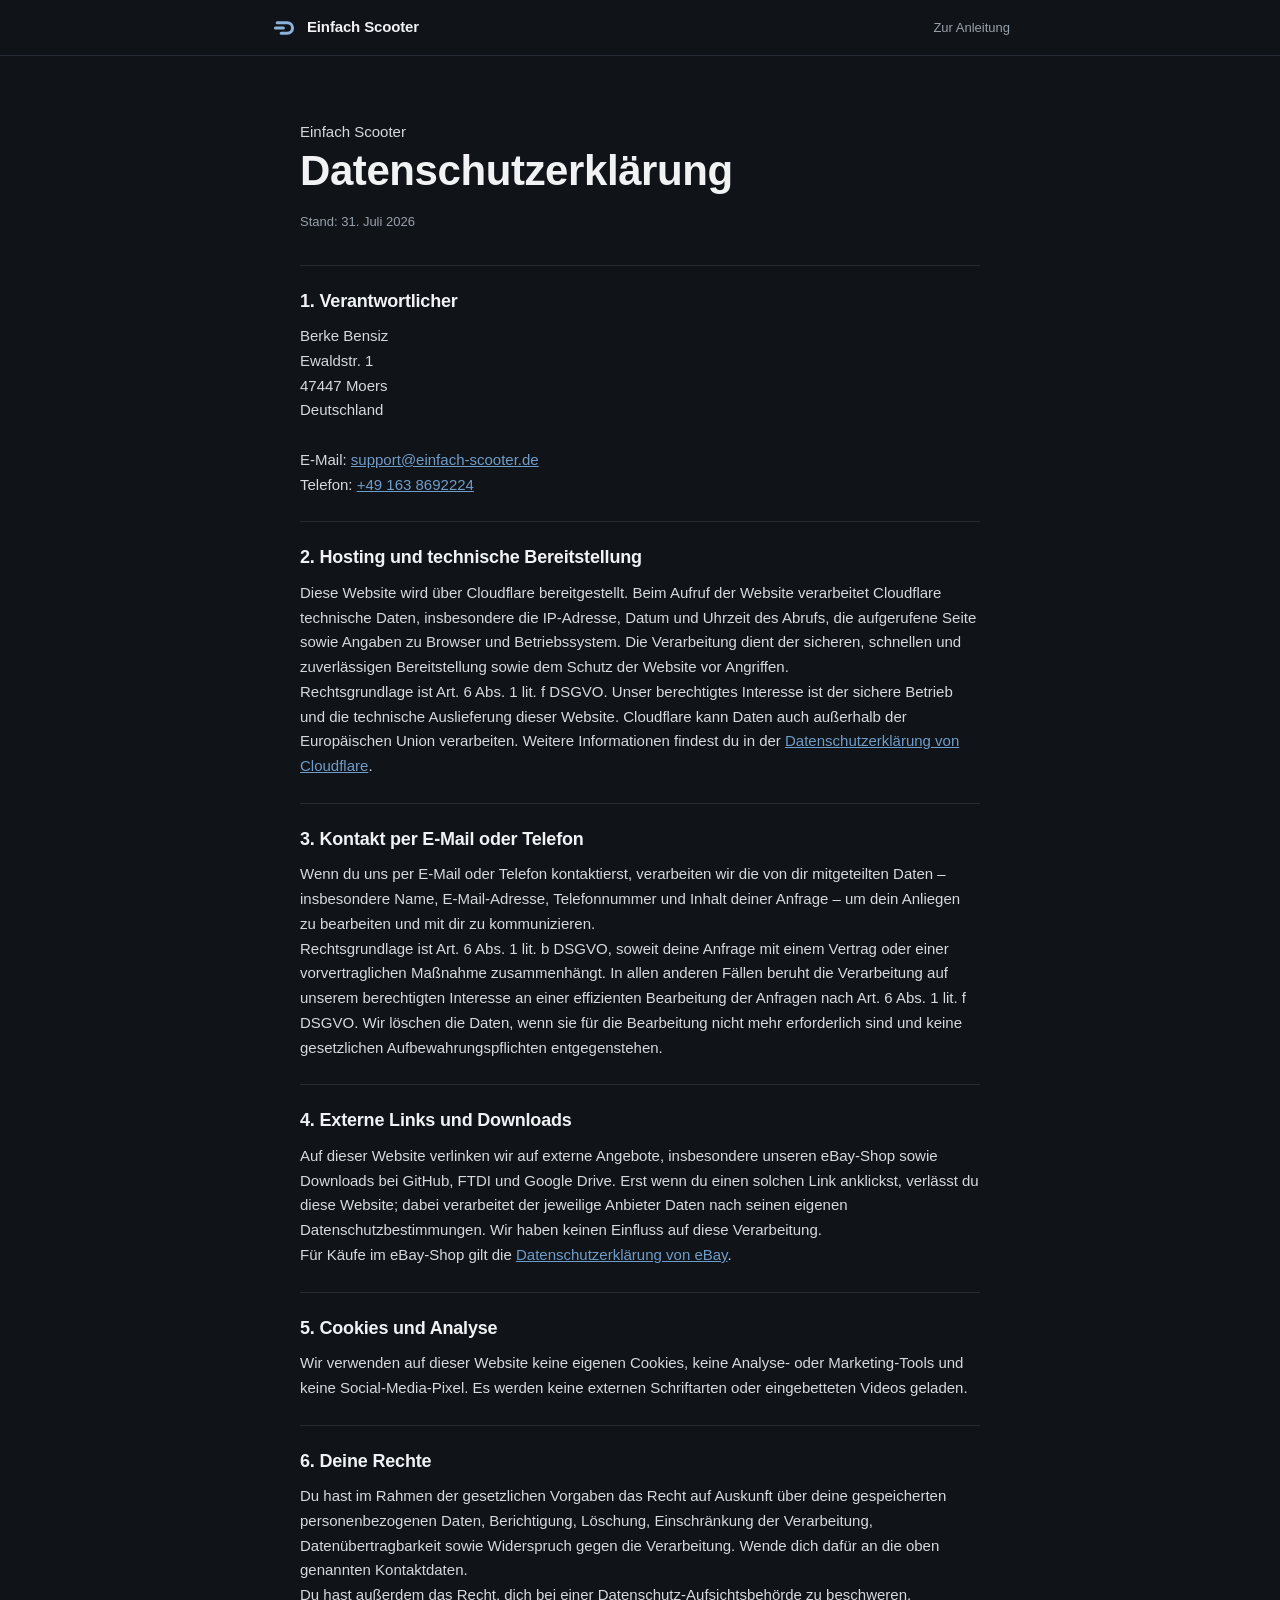
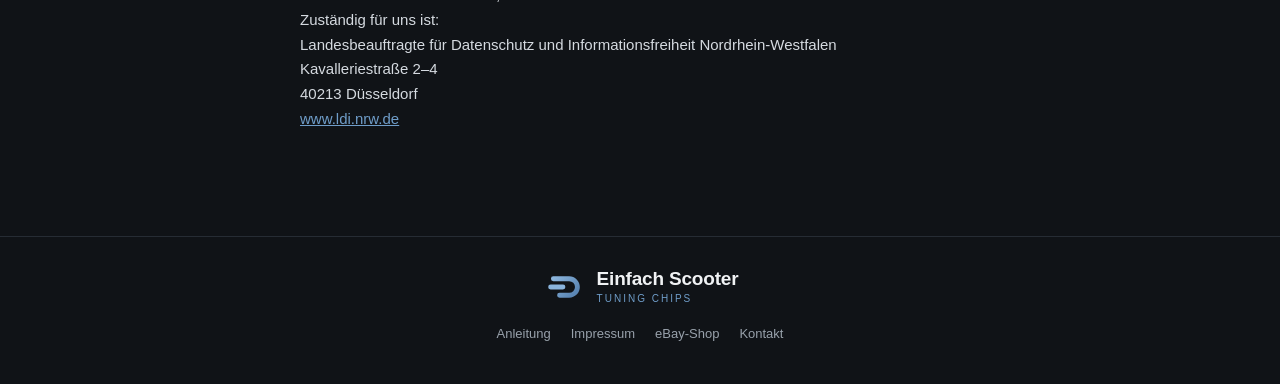
<file: datenschutz.html>
<!DOCTYPE html>
<html lang="de">
<head>
  <meta charset="UTF-8">
  <meta name="viewport" content="width=device-width, initial-scale=1.0">
  <meta name="robots" content="noindex, follow">
  <title>Datenschutzerklärung – Einfach Scooter</title>
  <link rel="canonical" href="https://einfach-scooter.de/datenschutz.html">
  <link rel="icon" href="assets/favicon.svg" type="image/svg+xml">
  <link rel="stylesheet" href="assets/css/tokens.css">
  <link rel="stylesheet" href="assets/css/base.css">
  <link rel="stylesheet" href="assets/css/layout.css">
  <link rel="stylesheet" href="assets/css/legal.css">
</head>
<body>
  <header class="site-header">
    <div class="header-inner">
      <a class="brand" href="/" aria-label="Zur Startseite von Einfach Scooter">
        <svg class="brand-mark" viewBox="0 0 128 128" aria-hidden="true" focusable="false">
          <path d="M 33 40 H 79 a 24 24 0 0 1 0 48 H 51"/>
          <path d="M 25 64 H 61"/>
        </svg>
        <span class="brand-name">Einfach Scooter</span>
      </a>
      <a class="legal-back" href="/">Zur Anleitung</a>
    </div>
  </header>

  <main class="legal-page">
    <article class="legal-content">
      <p class="eyebrow">Einfach Scooter</p>
      <h1>Datenschutzerklärung</h1>
      <p class="legal-updated">Stand: 31. Juli 2026</p>

      <section aria-labelledby="verantwortlicher">
        <h2 id="verantwortlicher">1. Verantwortlicher</h2>
        <address>
          Berke Bensiz<br>
          Ewaldstr. 1<br>
          47447 Moers<br>
          Deutschland<br><br>
          E-Mail: <a href="mailto:support@einfach-scooter.de">support@einfach-scooter.de</a><br>
          Telefon: <a href="tel:+491638692224">+49 163 8692224</a>
        </address>
      </section>

      <section aria-labelledby="hosting">
        <h2 id="hosting">2. Hosting und technische Bereitstellung</h2>
        <p>Diese Website wird über Cloudflare bereitgestellt. Beim Aufruf der Website verarbeitet Cloudflare technische Daten, insbesondere die IP-Adresse, Datum und Uhrzeit des Abrufs, die aufgerufene Seite sowie Angaben zu Browser und Betriebssystem. Die Verarbeitung dient der sicheren, schnellen und zuverlässigen Bereitstellung sowie dem Schutz der Website vor Angriffen.</p>
        <p>Rechtsgrundlage ist Art. 6 Abs. 1 lit. f DSGVO. Unser berechtigtes Interesse ist der sichere Betrieb und die technische Auslieferung dieser Website. Cloudflare kann Daten auch außerhalb der Europäischen Union verarbeiten. Weitere Informationen findest du in der <a href="https://www.cloudflare.com/policies/privacy/" target="_blank" rel="noopener">Datenschutzerklärung von Cloudflare</a>.</p>
      </section>

      <section aria-labelledby="email">
        <h2 id="email">3. Kontakt per E-Mail oder Telefon</h2>
        <p>Wenn du uns per E-Mail oder Telefon kontaktierst, verarbeiten wir die von dir mitgeteilten Daten – insbesondere Name, E-Mail-Adresse, Telefonnummer und Inhalt deiner Anfrage – um dein Anliegen zu bearbeiten und mit dir zu kommunizieren.</p>
        <p>Rechtsgrundlage ist Art. 6 Abs. 1 lit. b DSGVO, soweit deine Anfrage mit einem Vertrag oder einer vorvertraglichen Maßnahme zusammenhängt. In allen anderen Fällen beruht die Verarbeitung auf unserem berechtigten Interesse an einer effizienten Bearbeitung der Anfragen nach Art. 6 Abs. 1 lit. f DSGVO. Wir löschen die Daten, wenn sie für die Bearbeitung nicht mehr erforderlich sind und keine gesetzlichen Aufbewahrungspflichten entgegenstehen.</p>
      </section>

      <section aria-labelledby="externe-links">
        <h2 id="externe-links">4. Externe Links und Downloads</h2>
        <p>Auf dieser Website verlinken wir auf externe Angebote, insbesondere unseren eBay-Shop sowie Downloads bei GitHub, FTDI und Google Drive. Erst wenn du einen solchen Link anklickst, verlässt du diese Website; dabei verarbeitet der jeweilige Anbieter Daten nach seinen eigenen Datenschutzbestimmungen. Wir haben keinen Einfluss auf diese Verarbeitung.</p>
        <p>Für Käufe im eBay-Shop gilt die <a href="https://www.ebay.de/help/policies/member-behavior-policies/user-privacy-notice-privacy-policy?id=4260" target="_blank" rel="noopener">Datenschutzerklärung von eBay</a>.</p>
      </section>

      <section aria-labelledby="cookies">
        <h2 id="cookies">5. Cookies und Analyse</h2>
        <p>Wir verwenden auf dieser Website keine eigenen Cookies, keine Analyse- oder Marketing-Tools und keine Social-Media-Pixel. Es werden keine externen Schriftarten oder eingebetteten Videos geladen.</p>
      </section>

      <section aria-labelledby="rechte">
        <h2 id="rechte">6. Deine Rechte</h2>
        <p>Du hast im Rahmen der gesetzlichen Vorgaben das Recht auf Auskunft über deine gespeicherten personenbezogenen Daten, Berichtigung, Löschung, Einschränkung der Verarbeitung, Datenübertragbarkeit sowie Widerspruch gegen die Verarbeitung. Wende dich dafür an die oben genannten Kontaktdaten.</p>
        <p>Du hast außerdem das Recht, dich bei einer Datenschutz-Aufsichtsbehörde zu beschweren. Zuständig für uns ist:</p>
        <address>
          Landesbeauftragte für Datenschutz und Informationsfreiheit Nordrhein-Westfalen<br>
          Kavalleriestraße 2–4<br>
          40213 Düsseldorf<br>
          <a href="https://www.ldi.nrw.de/" target="_blank" rel="noopener">www.ldi.nrw.de</a>
        </address>
      </section>
    </article>
  </main>

  <footer class="site-footer">
    <div class="footer-inner">
      <div class="footer-top">
        <div class="footer-brand">
          <img class="footer-mark" src="assets/logo.svg" alt="Einfach Scooter" width="128" height="128">
          <span class="footer-brand-text">
            Einfach Scooter
            <span>Tuning Chips</span>
          </span>
        </div>
        <div class="footer-links">
          <a href="/">Anleitung</a>
          <a href="impressum.html">Impressum</a>
          <a href="https://www.ebay.de/usr/einfach_scooter" target="_blank" rel="noopener">eBay-Shop</a>
          <a href="mailto:support@einfach-scooter.de">Kontakt</a>
        </div>
      </div>
    </div>
  </footer>
</body>
</html>
</file>
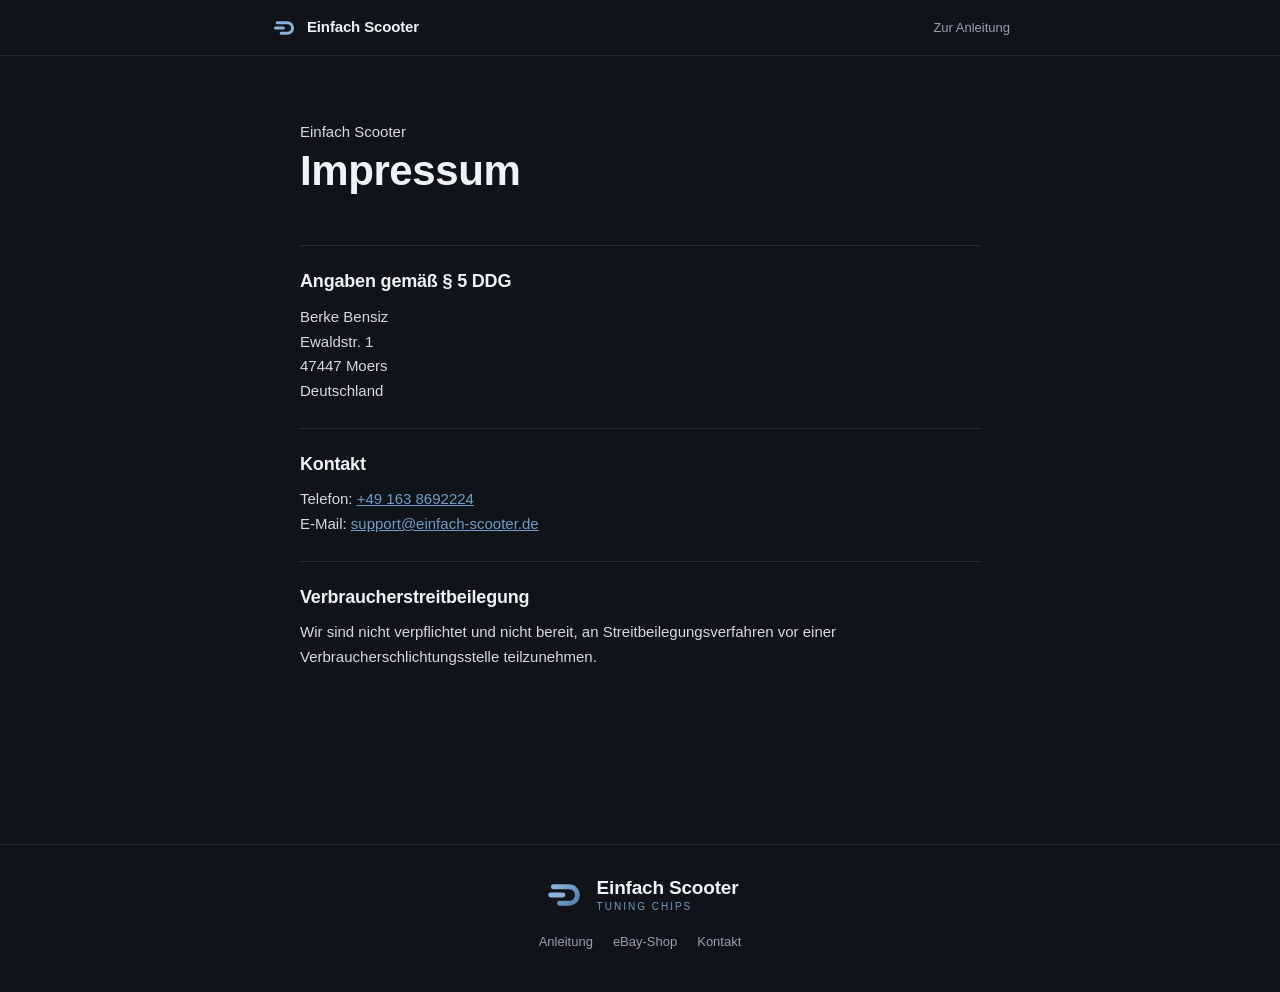
<file: impressum.html>
<!DOCTYPE html>
<html lang="de">
<head>
  <meta charset="UTF-8">
  <meta name="viewport" content="width=device-width, initial-scale=1.0">
  <meta name="robots" content="noindex, follow">
  <title>Impressum – Einfach Scooter</title>
  <link rel="canonical" href="https://einfach-scooter.de/impressum.html">
  <link rel="icon" href="assets/favicon.svg" type="image/svg+xml">
  <link rel="stylesheet" href="assets/css/tokens.css">
  <link rel="stylesheet" href="assets/css/base.css">
  <link rel="stylesheet" href="assets/css/layout.css">
  <link rel="stylesheet" href="assets/css/legal.css">
</head>
<body>
  <header class="site-header">
    <div class="header-inner">
      <a class="brand" href="/" aria-label="Zur Startseite von Einfach Scooter">
        <svg class="brand-mark" viewBox="0 0 128 128" aria-hidden="true" focusable="false">
          <path d="M 33 40 H 79 a 24 24 0 0 1 0 48 H 51"/>
          <path d="M 25 64 H 61"/>
        </svg>
        <span class="brand-name">Einfach Scooter</span>
      </a>
      <a class="legal-back" href="/">Zur Anleitung</a>
    </div>
  </header>

  <main class="legal-page">
    <article class="legal-content">
      <p class="eyebrow">Einfach Scooter</p>
      <h1>Impressum</h1>

      <section aria-labelledby="anbieter">
        <h2 id="anbieter">Angaben gemäß § 5 DDG</h2>
        <address>
          Berke Bensiz<br>
          Ewaldstr. 1<br>
          47447 Moers<br>
          Deutschland
        </address>
      </section>

      <section aria-labelledby="kontakt">
        <h2 id="kontakt">Kontakt</h2>
        <p>
          Telefon: <a href="tel:+491638692224">+49 163 8692224</a><br>
          E-Mail: <a href="mailto:support@einfach-scooter.de">support@einfach-scooter.de</a>
        </p>
      </section>

      <section aria-labelledby="streitbeilegung">
        <h2 id="streitbeilegung">Verbraucherstreitbeilegung</h2>
        <p>Wir sind nicht verpflichtet und nicht bereit, an Streitbeilegungsverfahren vor einer Verbraucherschlichtungsstelle teilzunehmen.</p>
      </section>
    </article>
  </main>

  <footer class="site-footer">
    <div class="footer-inner">
      <div class="footer-top">
        <div class="footer-brand">
          <img class="footer-mark" src="assets/logo.svg" alt="Einfach Scooter" width="128" height="128">
          <span class="footer-brand-text">
            Einfach Scooter
            <span>Tuning Chips</span>
          </span>
        </div>
        <div class="footer-links">
          <a href="/">Anleitung</a>
          <a href="https://www.ebay.de/usr/einfach_scooter" target="_blank" rel="noopener">eBay-Shop</a>
          <a href="mailto:support@einfach-scooter.de">Kontakt</a>
        </div>
      </div>
    </div>
  </footer>
</body>
</html>
</file>
<file: assets/css/tokens.css>
/* ─── DESIGN TOKENS ──────────────────────────────────────────────
   Einzige Quelle für Farben, Fonts, Radien und Maße.
   Werte hier ändern – nie in den Komponenten-Dateien hardcoden.

   Gestaltungsprinzip: gedeckte Töne, ein einziger Akzent, keine
   Farbverläufe, keine farbigen Schatten. Alles Dekorative wurde
   bewusst entfernt.
   ──────────────────────────────────────────────────────────────── */
:root {
  /* Flächen */
  --c-bg:           #101317;
  --c-surface:      #161a1f;
  --c-surface2:     #1b2027;
  --c-border:       #262c34;
  --c-border-hi:    #363e49;

  /* Text */
  --c-heading:      #f0f2f4;
  --c-text:         #d5dae0;
  --c-muted:        #98a1ab;
  /* Hell genug für WCAG AA (4.5:1) auf --c-surface2, dem hellsten
     Hintergrund, auf dem das Token vorkommt. Nicht abdunkeln. */
  --c-faint:        #828c98;

  /* Akzent – sparsam einsetzen: Links, Zahlen, Fokus */
  --c-accent:       #6f9dc9;
  --c-accent-hi:    #8ab4dc;
  --c-accent-soft:  rgba(111,157,201,.10);
  --c-accent-line:  rgba(111,157,201,.28);

  /* Signalfarben */
  --c-warn:         #c9a15f;
  --c-warn-soft:    rgba(201,161,95,.07);
  --c-warn-line:    rgba(201,161,95,.25);
  --c-ok:           #79a98c;
  --c-ok-soft:      rgba(121,169,140,.07);
  --c-ok-line:      rgba(121,169,140,.22);

  /* Typografie – Systemschriften: keine externen Requests,
     kein Datentransfer an Dritte, sofortige Darstellung */
  --f-sans: -apple-system, BlinkMacSystemFont, "Segoe UI", Roboto,
            "Helvetica Neue", Arial, sans-serif;
  --f-mono: ui-monospace, SFMono-Regular, "Cascadia Mono", Consolas,
            "Liberation Mono", monospace;

  /* Radien – klein gehalten, wirkt technischer */
  --r-sm: 3px;
  --r-md: 5px;

  /* Layout */
  --max-w:    780px;
  --header-h: 56px;

  /* Breakpoint zur Dokumentation – Media Queries können keine
     Variablen nutzen. Wert: 640px (siehe components.css) */
}
</file>
<file: assets/css/base.css>
/* ─── RESET & BASE ───────────────────────────────────────────────
   Reset, Element-Defaults und globale Utilities.
   Keine Komponenten-Styles hier – die liegen in components.css.
   ──────────────────────────────────────────────────────────────── */

*, *::before, *::after { box-sizing: border-box; margin: 0; padding: 0; }

html {
  font-size: 16px;
  scroll-behavior: smooth;
  scroll-padding-top: calc(var(--header-h) + 16px);
  -webkit-text-size-adjust: 100%;
}

body {
  font-family: var(--f-sans);
  background: var(--c-bg);
  color: var(--c-text);
  font-size: 15px;
  line-height: 1.65;
  -webkit-font-smoothing: antialiased;
  overflow-x: hidden;
}

h1, h2, h3 {
  color: var(--c-heading);
  font-weight: 600;
  letter-spacing: -.01em;
  line-height: 1.25;
}

a { color: var(--c-accent); }
a:hover { color: var(--c-accent-hi); }

strong { color: var(--c-heading); font-weight: 600; }

code {
  font-family: var(--f-mono);
  font-size: .86em;
  background: var(--c-surface2);
  border: 1px solid var(--c-border);
  color: var(--c-text);
  border-radius: var(--r-sm);
  padding: .1em .35em;
  white-space: nowrap;
}

svg { display: block; flex-shrink: 0; }

/* Sichtbarer Fokus für Tastaturbedienung */
:focus-visible {
  outline: 2px solid var(--c-accent);
  outline-offset: 2px;
  border-radius: var(--r-sm);
}

/* ─── BROWSER-CHROME ─────────────────────────────────────────── */
::-webkit-scrollbar { width: 10px; }
::-webkit-scrollbar-track { background: var(--c-bg); }
::-webkit-scrollbar-thumb { background: var(--c-border); border-radius: 5px; }
::-webkit-scrollbar-thumb:hover { background: var(--c-border-hi); }

::selection { background: var(--c-accent-line); color: var(--c-heading); }
</file>
<file: assets/css/layout.css>
/* ─── LAYOUT ─────────────────────────────────────────────────────
   Seitengerüst: Header, Content-Wrapper, Abschnitte, Footer.
   ──────────────────────────────────────────────────────────────── */

/* ─── HEADER ─────────────────────────────────────────────────── */
.site-header {
  position: fixed;
  top: 0; left: 0; right: 0;
  z-index: 100;
  height: var(--header-h);
  background: var(--c-bg);
  border-bottom: 1px solid var(--c-border);
}

.header-inner {
  max-width: var(--max-w);
  height: 100%;
  margin: 0 auto;
  padding: 0 20px;
  display: flex;
  align-items: center;
  justify-content: space-between;
  gap: 16px;
}

.brand {
  display: flex;
  align-items: center;
  gap: 9px;
  text-decoration: none;
  color: inherit;
}

.brand-mark {
  width: 28px;
  height: 28px;
  flex: none;
  fill: none;
  stroke: var(--c-accent-hi);
  stroke-width: 14;
  stroke-linecap: round;
}

.brand-name {
  font-size: 15px;
  font-weight: 600;
  color: var(--c-heading);
  letter-spacing: -.01em;
  white-space: nowrap;
}

.header-nav {
  display: flex;
  align-items: center;
  gap: 18px;
}

.header-link {
  font-size: 13px;
  color: var(--c-muted);
  text-decoration: none;
  white-space: nowrap;
}

.header-link:hover { color: var(--c-text); }

@media (max-width: 640px) {
  .header-link { display: none; }
}

/* ─── CONTENT ────────────────────────────────────────────────── */
main {
  max-width: var(--max-w);
  margin: 0 auto;
  padding: var(--header-h) 20px 72px;
}

.section { margin-bottom: 56px; }

.section-head {
  display: flex;
  align-items: baseline;
  gap: 12px;
  padding-bottom: 12px;
  margin-bottom: 22px;
  border-bottom: 1px solid var(--c-border);
}

.section-head .num {
  font-family: var(--f-mono);
  font-size: 12px;
  color: var(--c-faint);
}

.section-head h2 {
  font-size: 19px;
}

.section-intro {
  font-size: 14px;
  color: var(--c-muted);
  margin-bottom: 18px;
  max-width: 68ch;
}

/* ─── FOOTER ─────────────────────────────────────────────────── */
.site-footer {
  border-top: 1px solid var(--c-border);
  padding: 28px 20px 40px;
}

.footer-inner {
  max-width: var(--max-w);
  margin: 0 auto;
  display: flex;
  flex-direction: column;
  gap: 14px;
}

.footer-top {
  display: flex;
  flex-direction: column;
  align-items: center;
  gap: 14px;
}

/* Footer-Titel über den Links: Bildmarke als SVG, Schrift als echter
   HTML-Text. Text im SVG würde bei dieser Größe auf ~5px skalieren
   und dadurch matschig rendern. */
.footer-brand {
  display: flex;
  align-items: center;
  gap: 11px;
}

.footer-mark {
  display: block;
  flex: none;
  width: 44px;
  height: 44px;
}

.footer-brand-text {
  display: flex;
  flex-direction: column;
  gap: 3px;
  font-size: 19px;
  font-weight: 600;
  line-height: 1.1;
  letter-spacing: -.01em;
  color: var(--c-heading);
}

.footer-brand-text span {
  font-size: 10px;
  font-weight: 500;
  letter-spacing: .2em;
  text-transform: uppercase;
  color: var(--c-accent);
}

.footer-links {
  display: flex;
  flex-wrap: wrap;
  justify-content: center;
  gap: 12px 20px;
}

.footer-links a {
  font-size: 13px;
  color: var(--c-muted);
  text-decoration: none;
}

.footer-links a:hover { color: var(--c-accent-hi); }

.footer-legal {
  font-size: 12px;
  color: var(--c-faint);
  line-height: 1.6;
  max-width: 78ch;
  margin: 2px auto 0;
  text-align: center;
}
</file>
<file: assets/css/components.css>
/* ─── KOMPONENTEN ────────────────────────────────────────────────
   Ein Block pro Baustein, jeweils mit seinen eigenen Media Queries.
   Reihenfolge entspricht dem Seitenaufbau.

   Wiederverwendet wird vor allem:
   .btn        – alle Schaltflächen und Download-Links
   .item-list  – gerahmte Liste mit Haarlinien (Downloads, Firmware)
   .panel      – gerahmter Kasten (Vorbereitung, Kontakt)
   ──────────────────────────────────────────────────────────────── */

/* ─── SPRACHUMSCHALTER ───────────────────────────────────────── */
.lang-switch {
  display: flex;
  border: 1px solid var(--c-border);
  border-radius: var(--r-sm);
  overflow: hidden;
}

.lang-switch button {
  background: transparent;
  border: none;
  border-right: 1px solid var(--c-border);
  color: var(--c-muted);
  font-family: var(--f-sans);
  font-size: 12px;
  font-weight: 500;
  padding: 4px 9px;
  cursor: pointer;
}

.lang-switch button:last-child { border-right: none; }
.lang-switch button:hover { color: var(--c-text); }

.lang-switch button.active {
  background: var(--c-surface2);
  color: var(--c-heading);
}

/* ─── BUTTONS ────────────────────────────────────────────────── */
.btn {
  display: inline-flex;
  align-items: center;
  gap: 7px;
  padding: 8px 14px;
  border-radius: var(--r-sm);
  border: 1px solid transparent;
  font-family: var(--f-sans);
  font-size: 13px;
  font-weight: 500;
  line-height: 1.4;
  text-decoration: none;
  white-space: nowrap;
  cursor: pointer;
}

.btn-primary {
  background: var(--c-accent);
  border-color: var(--c-accent);
  color: #0f1418;
}

.btn-primary:hover {
  background: var(--c-accent-hi);
  border-color: var(--c-accent-hi);
  color: #0f1418;
}

.btn-secondary {
  background: transparent;
  border-color: var(--c-border-hi);
  color: var(--c-text);
}

.btn-secondary:hover {
  border-color: var(--c-muted);
  color: var(--c-heading);
}

/* Schlanke Variante in Listenzeilen */
.btn-quiet {
  background: var(--c-surface2);
  border-color: var(--c-border);
  color: var(--c-text);
  font-size: 12.5px;
  padding: 6px 11px;
}

.btn-quiet:hover {
  border-color: var(--c-border-hi);
  color: var(--c-heading);
}

.btn .ext { color: var(--c-faint); font-family: var(--f-mono); font-size: 11px; }
.btn-primary .ext { color: rgba(15,20,24,.55); }

/* ─── HERO ───────────────────────────────────────────────────── */
.hero {
  padding: 56px 0 44px;
  border-bottom: 1px solid var(--c-border);
  margin-bottom: 48px;
}

.hero .kicker {
  font-family: var(--f-mono);
  font-size: 11.5px;
  letter-spacing: .09em;
  text-transform: uppercase;
  color: var(--c-faint);
  margin-bottom: 16px;
}

.hero h1 {
  font-size: clamp(27px, 4.6vw, 38px);
  line-height: 1.18;
  letter-spacing: -.02em;
  max-width: 20ch;
}

.hero .lead {
  margin-top: 18px;
  font-size: 15.5px;
  color: var(--c-muted);
  max-width: 64ch;
}

.hero-actions {
  display: flex;
  flex-wrap: wrap;
  gap: 10px;
  margin-top: 28px;
}

/* ─── HINWEISKASTEN ──────────────────────────────────────────── */
.notice {
  display: flex;
  align-items: flex-start;
  gap: 10px;
  padding: 12px 14px;
  border-radius: var(--r-md);
  font-size: 13px;
  line-height: 1.6;
  border: 1px solid var(--c-border);
  background: var(--c-surface);
  color: var(--c-muted);
}

.notice svg { margin-top: 2px; }

.notice-warn {
  background: var(--c-warn-soft);
  border-color: var(--c-warn-line);
  color: #d6bc8e;
}

.notice-warn svg { color: var(--c-warn); }

.notice-ok {
  background: var(--c-ok-soft);
  border-color: var(--c-ok-line);
  color: #a2c9b0;
}

.hero .notice { margin-top: 32px; max-width: 68ch; }

/* ─── PRODUKTKASTEN (Tuning-Chip) ────────────────────────────── */
.product {
  display: grid;
  grid-template-columns: 1fr 230px;
  gap: 24px;
  padding: 22px;
  border: 1px solid var(--c-accent-line);
  border-radius: var(--r-md);
  background: var(--c-accent-soft);
}

@media (max-width: 640px) {
  .product { grid-template-columns: 1fr; gap: 18px; }
}

.product h3 {
  font-size: 15px;
  margin-bottom: 10px;
}

.product p {
  font-size: 13.5px;
  color: var(--c-muted);
  line-height: 1.65;
}

.product p + p { margin-top: 10px; }

.product ul {
  list-style: none;
  margin-top: 14px;
  display: flex;
  flex-direction: column;
  gap: 7px;
}

.product li {
  display: flex;
  align-items: flex-start;
  gap: 10px;
  font-size: 13.5px;
  line-height: 1.5;
}

.product li::before {
  content: '–';
  color: var(--c-accent);
  flex-shrink: 0;
}

.product-cta {
  display: flex;
  flex-direction: column;
  justify-content: center;
  gap: 10px;
}

.product-cta .btn { justify-content: center; }

.product-note {
  font-size: 12px;
  color: var(--c-faint);
  line-height: 1.5;
}

/* ─── KAUFHINWEIS ZWISCHEN DEN ABSCHNITTEN ───────────────────── */
.cta-band {
  display: flex;
  align-items: center;
  justify-content: space-between;
  gap: 18px;
  margin-top: 26px;
  padding: 16px 18px;
  border: 1px solid var(--c-border);
  border-radius: var(--r-md);
  background: var(--c-surface);
}

.cta-band p {
  font-size: 13.5px;
  line-height: 1.55;
  max-width: 60ch;
}

.cta-band .btn { flex-shrink: 0; }

@media (max-width: 640px) {
  .cta-band { flex-direction: column; align-items: stretch; }
  .cta-band .btn { justify-content: center; }
}

/* ─── GERAHMTE LISTE (Downloads, Firmware) ───────────────────── */
.item-list {
  border: 1px solid var(--c-border);
  border-radius: var(--r-md);
  background: var(--c-surface);
}

.item {
  display: flex;
  align-items: center;
  justify-content: space-between;
  gap: 16px;
  padding: 15px 18px;
  border-bottom: 1px solid var(--c-border);
}

.item:last-child { border-bottom: none; }

.item-text { min-width: 0; }

.item-title {
  font-size: 14px;
  font-weight: 600;
  color: var(--c-heading);
}

.item-sub {
  font-family: var(--f-mono);
  font-size: 11.5px;
  color: var(--c-faint);
  margin-top: 2px;
}

.item-desc {
  font-size: 13px;
  color: var(--c-muted);
  margin-top: 4px;
  max-width: 62ch;
}

@media (max-width: 640px) {
  .item { flex-direction: column; align-items: flex-start; gap: 12px; }
  .item .btn { width: 100%; justify-content: center; }
}

/* ─── PANEL (Vorbereitung, Kontakt) ──────────────────────────── */
.panel-grid {
  display: grid;
  grid-template-columns: 1fr 1fr;
  gap: 16px;
}

@media (max-width: 640px) {
  .panel-grid { grid-template-columns: 1fr; }
}

.panel {
  border: 1px solid var(--c-border);
  border-radius: var(--r-md);
  background: var(--c-surface);
  padding: 20px;
}

.panel h3 {
  font-size: 12px;
  font-weight: 600;
  text-transform: uppercase;
  letter-spacing: .07em;
  color: var(--c-muted);
  margin-bottom: 14px;
}

.panel ul, .panel ol {
  list-style: none;
  display: flex;
  flex-direction: column;
  gap: 9px;
}

.panel li {
  display: flex;
  align-items: flex-start;
  gap: 10px;
  font-size: 13.5px;
  line-height: 1.55;
}

.panel ul li::before {
  content: '–';
  color: var(--c-faint);
  flex-shrink: 0;
}

.panel ol { counter-reset: step; }
.panel ol li { counter-increment: step; }

.panel ol li::before {
  content: counter(step) '.';
  font-family: var(--f-mono);
  font-size: 12px;
  color: var(--c-faint);
  flex-shrink: 0;
  min-width: 15px;
  margin-top: 1px;
}

.panel p {
  font-size: 13.5px;
  color: var(--c-muted);
  line-height: 1.65;
}

.panel p + p { margin-top: 10px; }

/* ─── ARBEITSSCHRITTE ────────────────────────────────────────── */
.steps {
  list-style: none;
  border: 1px solid var(--c-border);
  border-radius: var(--r-md);
  background: var(--c-surface);
}

.step {
  display: grid;
  grid-template-columns: 46px 1fr;
  border-bottom: 1px solid var(--c-border);
}

.step:last-child { border-bottom: none; }

.step-num {
  font-family: var(--f-mono);
  font-size: 12px;
  color: var(--c-faint);
  padding: 15px 0 15px 18px;
}

.step-body {
  padding: 15px 18px 15px 0;
  font-size: 13.5px;
  line-height: 1.6;
}

/* ─── FEHLERBEHEBUNG (Accordion) ─────────────────────────────── */
.faq {
  border: 1px solid var(--c-border);
  border-radius: var(--r-md);
  background: var(--c-surface);
}

.faq-item { border-bottom: 1px solid var(--c-border); }
.faq-item:last-child { border-bottom: none; }

.faq-trigger {
  width: 100%;
  display: flex;
  align-items: center;
  justify-content: space-between;
  gap: 12px;
  padding: 14px 18px;
  background: transparent;
  border: none;
  color: var(--c-text);
  font-family: var(--f-sans);
  font-size: 14px;
  font-weight: 500;
  text-align: left;
  cursor: pointer;
}

.faq-trigger:hover { color: var(--c-heading); }

.faq-trigger .chevron {
  color: var(--c-faint);
  transition: transform .2s ease;
}

.faq-item.open .faq-trigger { color: var(--c-heading); }
.faq-item.open .chevron { transform: rotate(180deg); }

.faq-body { padding: 0 18px 16px; }

/* :not(.notice) – der Hinweiskasten bringt eigene Farben mit */
.faq-body p:not(.notice) {
  font-size: 13.5px;
  color: var(--c-muted);
  line-height: 1.65;
  max-width: 72ch;
}

.faq-body p:not(.notice) + ul { margin-top: 10px; }

.faq-body ul {
  list-style: none;
  display: flex;
  flex-direction: column;
  gap: 8px;
}

.faq-body li {
  display: flex;
  align-items: flex-start;
  gap: 10px;
  font-size: 13.5px;
  color: var(--c-muted);
  line-height: 1.55;
}

.faq-body li::before {
  content: '–';
  color: var(--c-faint);
  flex-shrink: 0;
}

.faq-body .notice { margin-top: 14px; }

/* ─── KONTAKT ────────────────────────────────────────────────── */
.contact-line {
  display: flex;
  align-items: center;
  gap: 9px;
  font-size: 13.5px;
  margin-top: 12px;
}

.contact-line svg { color: var(--c-faint); }
.contact-line a { text-decoration: none; }
.contact-line a:hover { text-decoration: underline; }
</file>
<file: assets/css/legal.css>
/* Rechtliche Einzelseiten: bewusst schlicht, damit Angaben schnell auffindbar bleiben. */
.legal-page {
  min-height: calc(100vh - var(--header-h));
  padding: calc(var(--header-h) + 64px) 20px 80px;
}

.legal-content {
  max-width: 680px;
  margin: 0 auto;
}

.legal-content h1 {
  margin-bottom: 48px;
  font-size: clamp(30px, 5vw, 42px);
}

.legal-updated {
  margin-top: -34px;
  margin-bottom: 32px;
  color: var(--c-muted);
  font-size: 13px;
}

.legal-content section {
  padding: 24px 0;
  border-top: 1px solid var(--c-border);
}

.legal-content h2 {
  margin-bottom: 12px;
  font-size: 18px;
}

.legal-content address {
  font-style: normal;
}

.legal-back {
  color: var(--c-muted);
  font-size: 13px;
  text-decoration: none;
}

.legal-back:hover { color: var(--c-accent-hi); }
</file>
